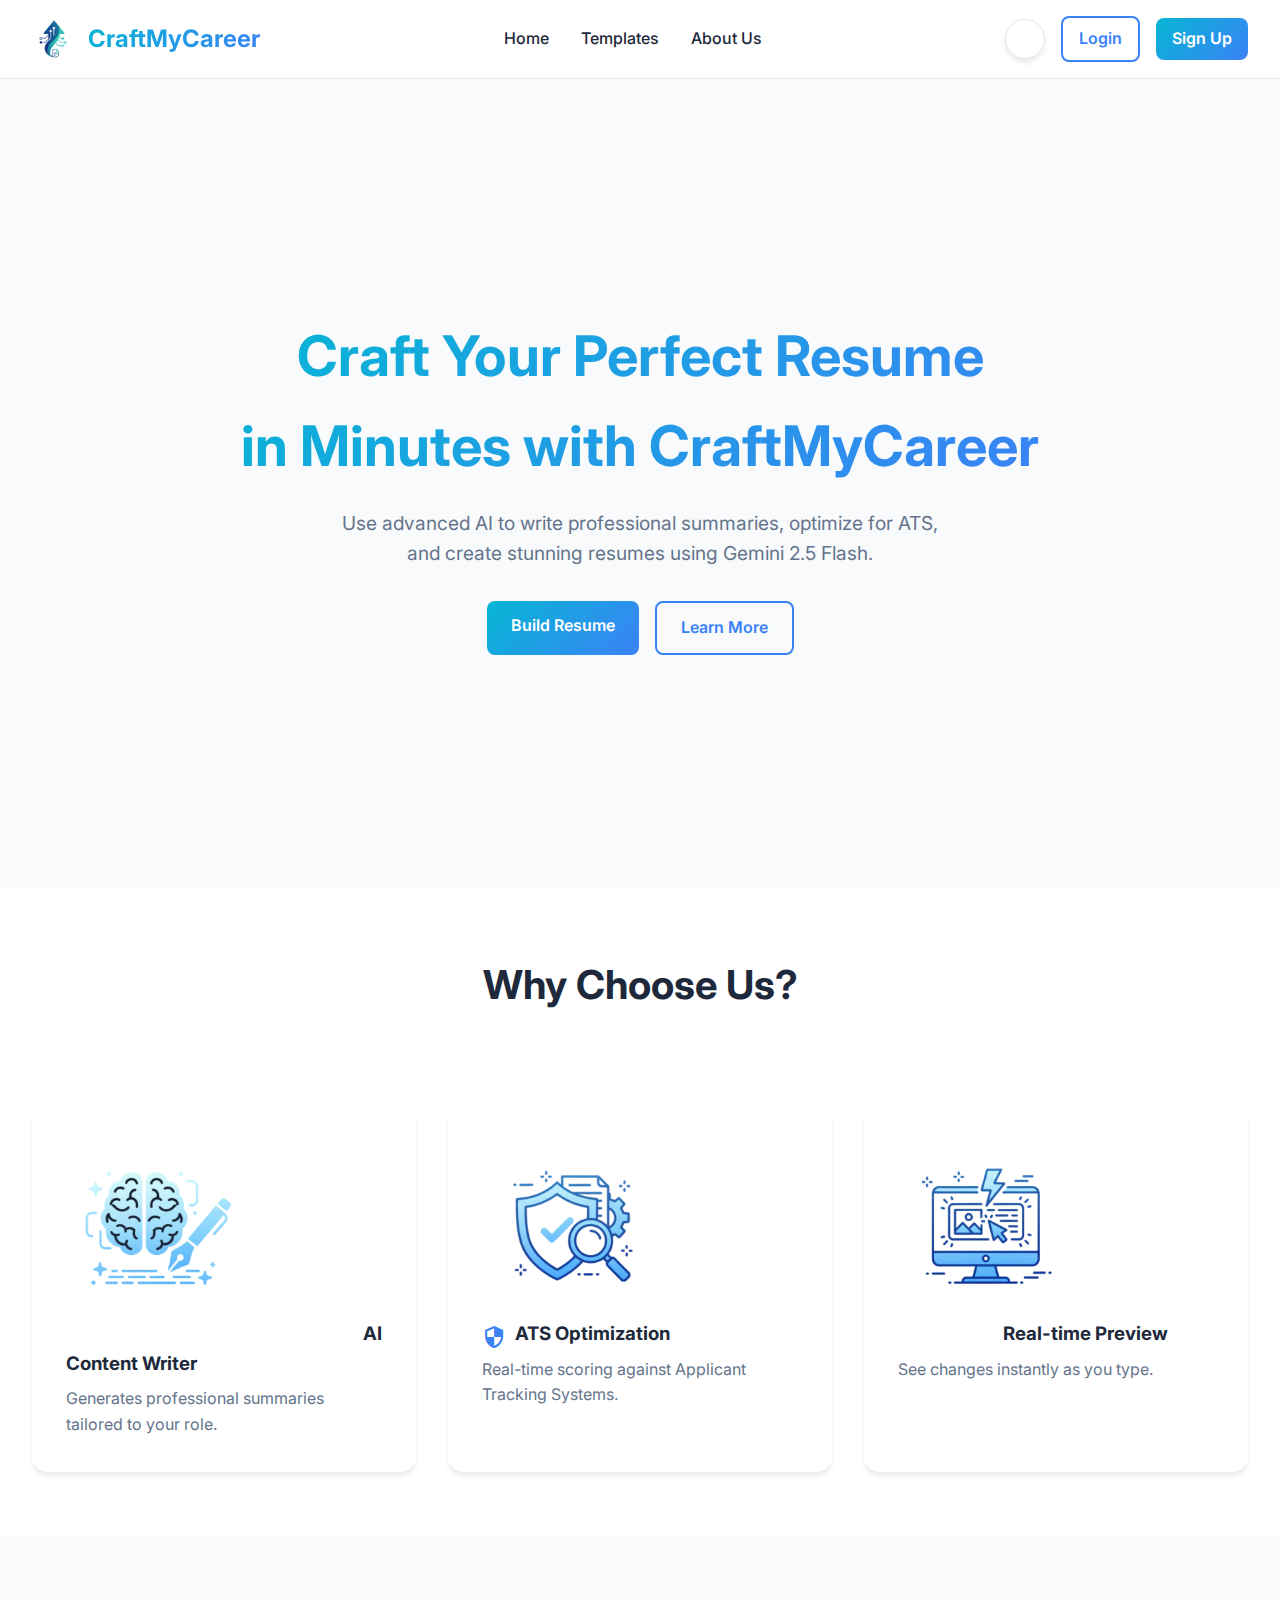
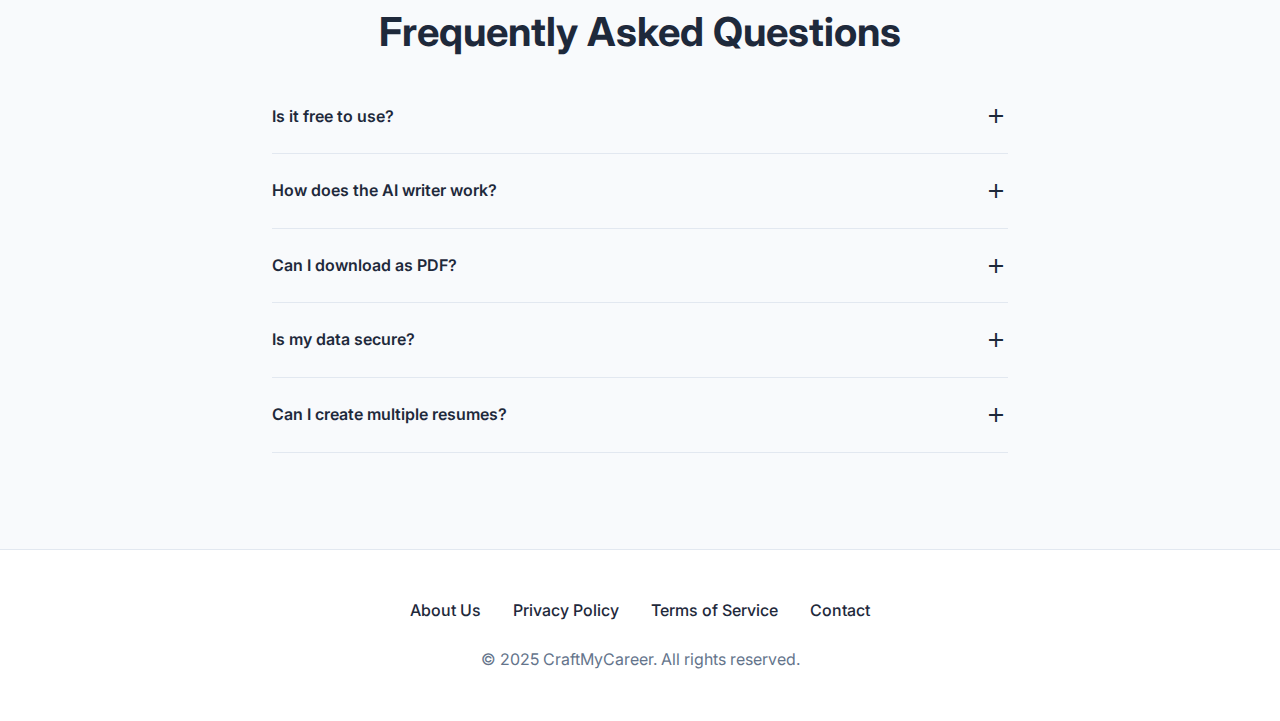
<file: index.html>
<!DOCTYPE html>
<html lang="en">
  <head>
    <meta charset="UTF-8" />
    <meta name="viewport" content="width=device-width, initial-scale=1.0" />
    <title>CraftMyCareer</title>
    <link rel="preconnect" href="https://fonts.googleapis.com" />
    <link rel="preconnect" href="https://fonts.gstatic.com" crossorigin />
    <link
      href="https://fonts.googleapis.com/css2?family=Inter:wght@400;500;600;700&display=swap"
      rel="stylesheet"
    />
    <link
      href="https://fonts.googleapis.com/icon?family=Material+Icons"
      rel="stylesheet"
    />
    <link rel="stylesheet" href="css/theme.css" />
    <link rel="stylesheet" href="css/styles.css" />
    <link rel="stylesheet" href="css/responsive.css" />
  </head>
  <body>
    <nav class="navbar">
      <div class="nav-logo-container">
        <img src="assets/logo.png" alt="Logo" class="nav-logo" />
        <a href="index.html" class="nav-brand">CraftMyCareer</a>
      </div>

      <ul class="nav-links">
        <li><a href="index.html">Home</a></li>
        <!-- <li><a href="builder.html">Builder</a></li> -->
        <li><a href="templates.html">Templates</a></li>
        <li><a href="about.html">About Us</a></li>
      </ul>

      <div class="nav-actions">
        <button
          id="theme-toggle"
          style="display: flex; align-items: center; justify-content: center"
        >
          <span class="material-icons">dark_mode</span>
        </button>
        <a
          href="login.html"
          class="btn btn-outline"
          style="padding: 0.5rem 1rem"
          >Login</a
        >
        <a
          href="signup.html"
          class="btn btn-primary"
          style="padding: 0.5rem 1rem"
          >Sign Up</a
        >
        <div class="hamburger-menu" id="hamburger-menu">
          <span></span>
          <span></span>
          <span></span>
        </div>
      </div>
    </nav>

    <!-- Mobile Menu -->
    <div class="mobile-menu" id="mobile-menu">
      <ul class="mobile-menu-links">
        <li><a href="index.html">Home</a></li>
        <li><a href="templates.html">Templates</a></li>
        <li><a href="about.html">About Us</a></li>
      </ul>
      <div class="mobile-menu-actions">
        <a
          href="login.html"
          class="btn btn-outline"
          style="width: 100%; text-align: center"
          >Login</a
        >
        <a
          href="signup.html"
          class="btn btn-primary"
          style="width: 100%; text-align: center"
          >Sign Up</a
        >
        <div class="mobile-theme-toggle" id="mobile-theme-toggle">
          <span class="material-icons">dark_mode</span>
          <span>Toggle Theme</span>
        </div>
      </div>
    </div>

    <!-- Hero Section -->
    <section class="hero-section">
      <div class="container">
        <h1
          style="
            font-size: 3.5rem;
            background: var(--primary-gradient);
            -webkit-background-clip: text;
            background-clip: text;
            -webkit-text-fill-color: transparent;
            margin-bottom: 1rem;
          "
        >
          Craft Your Perfect Resume <br />
          in Minutes with CraftMyCareer
        </h1>
        <p
          style="
            color: var(--text-muted);
            font-size: 1.2rem;
            max-width: 600px;
            margin: 0 auto 2rem;
          "
        >
          Use advanced AI to write professional summaries, optimize for ATS, and
          create stunning resumes using Gemini 2.5 Flash.
        </p>

        <div style="display: flex; gap: 1rem; justify-content: center">
          <a href="signup.html" class="btn btn-primary">Build Resume</a>
          <a href="#features" class="btn btn-outline">Learn More</a>
        </div>
      </div>
    </section>

    <!-- Features Section -->
    <section id="features" class="features-section">
      <div class="container">
        <h2 style="text-align: center; margin-bottom: 3rem; font-size: 2.5rem">
          Why Choose Us?
        </h2>
        <div class="features-grid">
          <div class="card">
            <img src="assets/ai_contentwriter.png" alt="ai_contentwriter" />
            <h3>
              <span
                class="material-icons"
                style="
                  vertical-align: bottom;
                  margin-right: 5px;
                  color: var(--primary-color);
                "
                >auto_awesome</span
              >
              AI Content Writer
            </h3>
            <p style="color: var(--text-muted); margin-top: 0.5rem">
              Generates professional summaries tailored to your role.
            </p>
          </div>
          <div class="card">
            <img src="assets/ats_optimization.png" alt="ai_contentwriter" />
            <h3>
              <span
                class="material-icons"
                style="
                  vertical-align: bottom;
                  margin-right: 5px;
                  color: var(--primary-color);
                "
                >security</span
              >
              ATS Optimization
            </h3>
            <p style="color: var(--text-muted); margin-top: 0.5rem">
              Real-time scoring against Applicant Tracking Systems.
            </p>
          </div>
          <div class="card">
            <img src="assets/live_preview.png" alt="ai_contentwriter" />
            <h3>
              <span
                class="material-icons"
                style="
                  vertical-align: bottom;
                  margin-right: 5px;
                  color: var(--primary-color);
                "
                >bolt</span
              >
              Real-time Preview
            </h3>
            <p style="color: var(--text-muted); margin-top: 0.5rem">
              See changes instantly as you type.
            </p>
          </div>
        </div>
      </div>
    </section>

    <!-- FAQ Section -->
    <section class="faq-section">
      <h2 style="text-align: center; margin-bottom: 2rem; font-size: 2.5rem">
        Frequently Asked Questions
      </h2>

      <div class="faq-item">
        <div class="faq-question" onclick="toggleFaq(this)">
          Is it free to use?
          <span class="material-icons">add</span>
        </div>
        <div class="faq-answer">
          Yes, CraftMyCareer offers a free tier that allows you to build and
          download your resume.
        </div>
      </div>

      <div class="faq-item">
        <div class="faq-question" onclick="toggleFaq(this)">
          How does the AI writer work?
          <span class="material-icons">add</span>
        </div>
        <div class="faq-answer">
          We use Gemini 2.5 Flash to analyze your role and generate
          professional, result-oriented content.
        </div>
      </div>

      <div class="faq-item">
        <div class="faq-question" onclick="toggleFaq(this)">
          Can I download as PDF?
          <span class="material-icons">add</span>
        </div>
        <div class="faq-answer">
          Absolutely! You can download your resume as a high-quality PDF ready
          for applications.
        </div>
      </div>

      <div class="faq-item">
        <div class="faq-question" onclick="toggleFaq(this)">
          Is my data secure?
          <span class="material-icons">add</span>
        </div>
        <div class="faq-answer">
          Yes, we prioritize your privacy and security. Your data is encrypted
          and stored securely.
        </div>
      </div>

      <div class="faq-item">
        <div class="faq-question" onclick="toggleFaq(this)">
          Can I create multiple resumes?
          <span class="material-icons">add</span>
        </div>
        <div class="faq-answer">
          Yes, you can create and manage multiple versions of your resume
          tailored for different job applications.
        </div>
      </div>
    </section>

    <!-- Footer -->
    <footer class="footer">
      <div class="footer-links">
        <a href="about.html">About Us</a>
        <a href="#">Privacy Policy</a>
        <a href="#">Terms of Service</a>
        <a href="#">Contact</a>
      </div>
      <p>&copy; 2025 CraftMyCareer. All rights reserved.</p>
    </footer>

    <script>
      function toggleFaq(element) {
        const item = element.parentElement;
        const isActive = item.classList.contains("active");

        // Close all others
        document.querySelectorAll(".faq-item").forEach((i) => {
          i.classList.remove("active");
          const icon = i.querySelector(".faq-question .material-icons");
          if (icon) icon.innerText = "add";
        });

        if (!isActive) {
          item.classList.add("active");
          element.querySelector(".material-icons").innerText = "remove";
        }
      }
    </script>

    <script>
      // Hamburger menu functionality
      document.addEventListener("DOMContentLoaded", () => {
        const hamburger = document.getElementById("hamburger-menu");
        const mobileMenu = document.getElementById("mobile-menu");
        const body = document.body;

        if (hamburger) {
          hamburger.addEventListener("click", () => {
            hamburger.classList.toggle("active");
            mobileMenu.classList.toggle("active");
            body.classList.toggle("menu-open");
          });
        }

        // Close menu when clicking on a link
        const mobileLinks = document.querySelectorAll(".mobile-menu-links a");
        mobileLinks.forEach((link) => {
          link.addEventListener("click", () => {
            hamburger.classList.remove("active");
            mobileMenu.classList.remove("active");
            body.classList.remove("menu-open");
          });
        });

        // Mobile theme toggle
        const mobileThemeToggle = document.getElementById(
          "mobile-theme-toggle"
        );
        if (mobileThemeToggle) {
          mobileThemeToggle.addEventListener("click", () => {
            document.getElementById("theme-toggle").click();
          });
        }
      });
    </script>

    <script src="js/themeToggle.js"></script>
  </body>
</html>
</file>
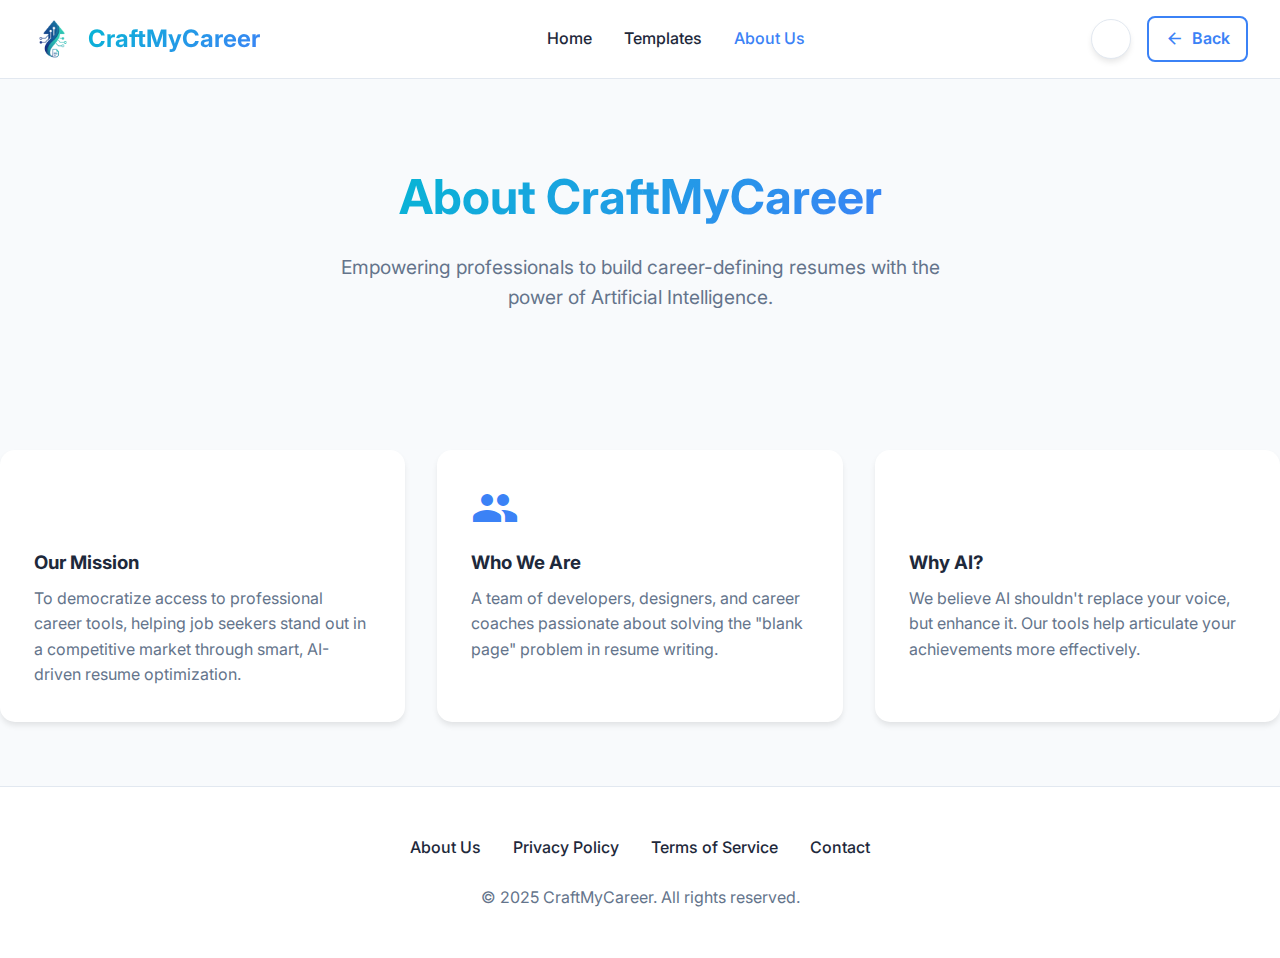
<file: about.html>
<!DOCTYPE html>
<html lang="en">
  <head>
    <meta charset="UTF-8" />
    <meta name="viewport" content="width=device-width, initial-scale=1.0" />
    <title>About Us | CraftMyCareer</title>
    <link rel="preconnect" href="https://fonts.googleapis.com" />
    <link rel="preconnect" href="https://fonts.gstatic.com" crossorigin />
    <link
      href="https://fonts.googleapis.com/css2?family=Inter:wght@400;500;600;700&display=swap"
      rel="stylesheet"
    />
    <link
      href="https://fonts.googleapis.com/icon?family=Material+Icons"
      rel="stylesheet"
    />
    <link rel="stylesheet" href="css/theme.css" />
    <link rel="stylesheet" href="css/styles.css" />
    <link rel="stylesheet" href="css/responsive.css" />
  </head>
  <body>
    <nav class="navbar">
      <div class="nav-logo-container">
        <img src="assets/logo.png" alt="Logo" class="nav-logo" />
        <a href="index.html" class="nav-brand">CraftMyCareer</a>
      </div>
      <ul class="nav-links">
        <li><a href="index.html">Home</a></li>
        <li><a href="templates.html">Templates</a></li>
        <li>
          <a href="about.html" style="color: var(--primary-color)">About Us</a>
        </li>
      </ul>
      <div class="nav-actions">
        <button
          id="theme-toggle"
          style="display: flex; align-items: center; justify-content: center"
        >
          <span class="material-icons">dark_mode</span>
        </button>
        <a
          href="index.html"
          class="btn btn-outline"
          style="
            display: flex;
            align-items: center;
            gap: 0.5rem;
            padding: 0.5rem 1rem;
          "
        >
          <span class="material-icons" style="font-size: 1.2rem"
            >arrow_back</span
          >
          Back
        </a>
        <div class="hamburger-menu" id="hamburger-menu">
          <span></span>
          <span></span>
          <span></span>
        </div>
      </div>
    </nav>

    <!-- Mobile Menu -->
    <div class="mobile-menu" id="mobile-menu">
      <ul class="mobile-menu-links">
        <li><a href="index.html">Home</a></li>
        <li><a href="templates.html">Templates</a></li>
        <li><a href="about.html">About Us</a></li>
      </ul>
    </div>

    <div class="container">
      <div class="hero-section" style="min-height: 35vh">
        <h1
          style="
            font-size: 3rem;
            margin-bottom: 1rem;
            background: var(--primary-gradient);
            background-clip: text;
            -webkit-background-clip: text;
            -webkit-text-fill-color: transparent;
          "
        >
          About CraftMyCareer
        </h1>
        <p
          style="font-size: 1.2rem; color: var(--text-muted); max-width: 600px"
        >
          Empowering professionals to build career-defining resumes with the
          power of Artificial Intelligence.
        </p>
      </div>

      <div class="features-grid" style="margin-bottom: 4rem">
        <div class="card">
          <span
            class="material-icons"
            style="
              font-size: 3rem;
              color: var(--primary-color);
              margin-bottom: 1rem;
            "
            >psychology</span
          >
          <h3>Our Mission</h3>
          <p style="color: var(--text-muted); margin-top: 0.5rem">
            To democratize access to professional career tools, helping job
            seekers stand out in a competitive market through smart, AI-driven
            resume optimization.
          </p>
        </div>
        <div class="card">
          <span
            class="material-icons"
            style="
              font-size: 3rem;
              color: var(--primary-color);
              margin-bottom: 1rem;
            "
            >groups</span
          >
          <h3>Who We Are</h3>
          <p style="color: var(--text-muted); margin-top: 0.5rem">
            A team of developers, designers, and career coaches passionate about
            solving the "blank page" problem in resume writing.
          </p>
        </div>
        <div class="card">
          <span
            class="material-icons"
            style="
              font-size: 3rem;
              color: var(--primary-color);
              margin-bottom: 1rem;
            "
            >auto_awesome</span
          >
          <h3>Why AI?</h3>
          <p style="color: var(--text-muted); margin-top: 0.5rem">
            We believe AI shouldn't replace your voice, but enhance it. Our
            tools help articulate your achievements more effectively.
          </p>
        </div>
      </div>
    </div>

    <footer class="footer">
      <div class="footer-links">
        <a href="about.html">About Us</a>
        <a href="#">Privacy Policy</a>
        <a href="#">Terms of Service</a>
        <a href="#">Contact</a>
      </div>
      <p>&copy; 2025 CraftMyCareer. All rights reserved.</p>
    </footer>

    <script>
      // Hamburger menu functionality
      document.addEventListener("DOMContentLoaded", () => {
        const hamburger = document.getElementById("hamburger-menu");
        const mobileMenu = document.getElementById("mobile-menu");
        const body = document.body;

        if (hamburger) {
          hamburger.addEventListener("click", () => {
            hamburger.classList.toggle("active");
            mobileMenu.classList.toggle("active");
            body.classList.toggle("menu-open");
          });
        }

        // Close menu when clicking on a link
        const mobileLinks = document.querySelectorAll(".mobile-menu-links a");
        mobileLinks.forEach((link) => {
          link.addEventListener("click", () => {
            hamburger.classList.remove("active");
            mobileMenu.classList.remove("active");
            body.classList.remove("menu-open");
          });
        });
      });
    </script>
    <script src="js/themeToggle.js"></script>
  </body>
</html>
</file>
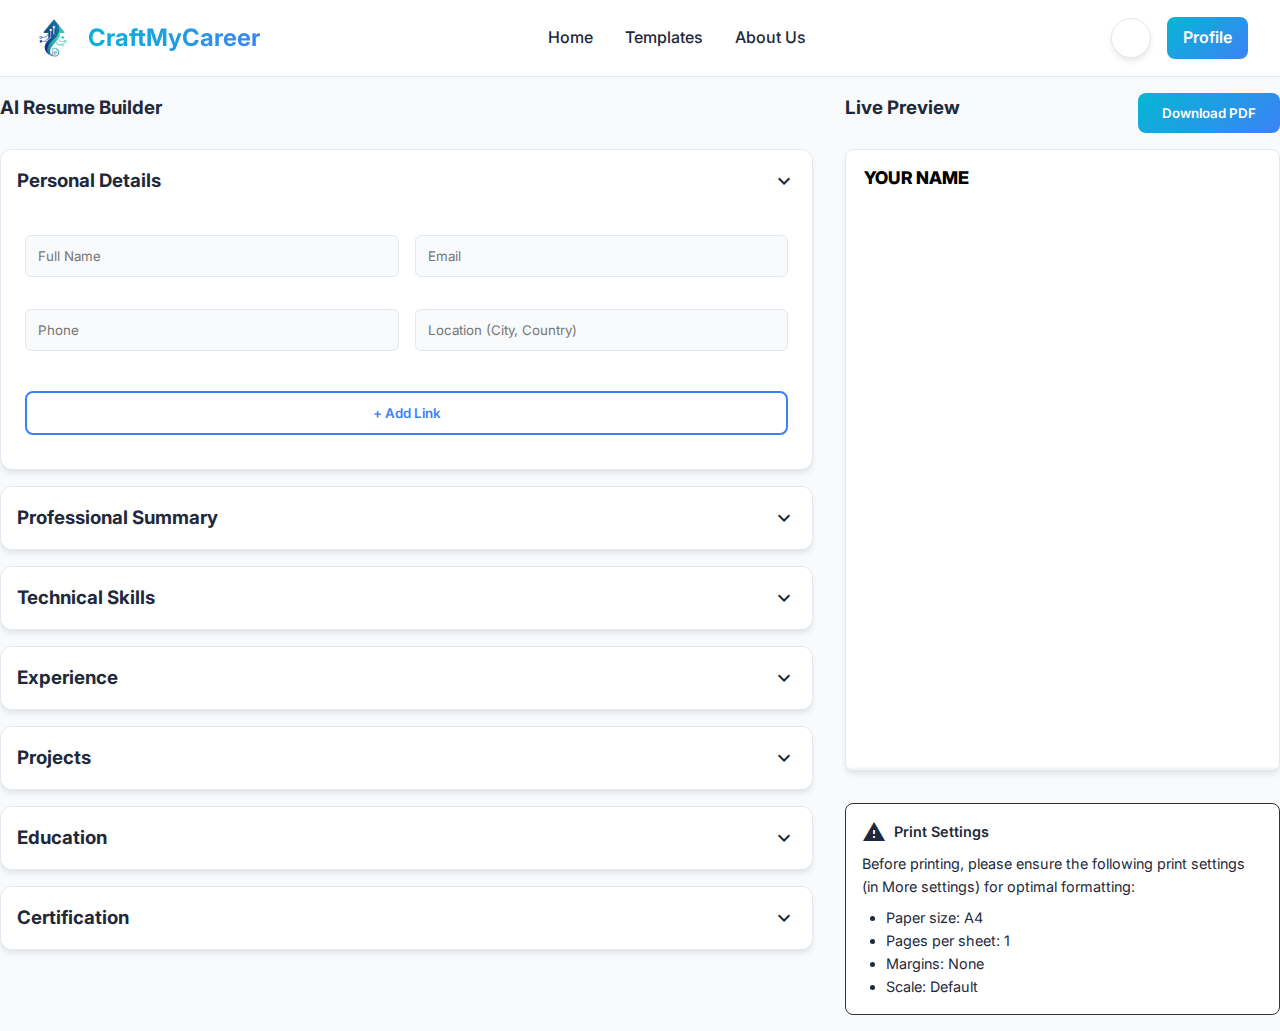
<file: builder.html>
<!DOCTYPE html>
<html lang="en">
  <head>
    <meta charset="UTF-8" />
    <meta name="viewport" content="width=device-width, initial-scale=1.0" />
    <title>Resume Builder</title>
    <link rel="preconnect" href="https://fonts.googleapis.com" />
    <link rel="preconnect" href="https://fonts.gstatic.com" crossorigin />
    <link
      href="https://fonts.googleapis.com/css2?family=Inter:wght@400;500;600;700&display=swap"
      rel="stylesheet"
    />
    <link
      href="https://fonts.googleapis.com/icon?family=Material+Icons"
      rel="stylesheet"
    />
    <link rel="stylesheet" href="css/theme.css" />
    <link rel="stylesheet" href="css/styles.css" />
    <link rel="stylesheet" href="css/responsive.css" />
    <!-- Dynamic Template CSS -->
    <link id="template-css" rel="stylesheet" href="css/template1.css" />
    <script>
      // Immediately apply the selected template to prevent FOUC
      const selectedTemplate = localStorage.getItem('selectedTemplate') || 'template1';
      document.getElementById('template-css').href = `css/${selectedTemplate}.css`;
    </script>
  </head>
  <body>
    <nav class="navbar">
      <div class="nav-logo-container">
        <img src="assets/logo.png" alt="Logo" class="nav-logo" />
        <a href="index.html" class="nav-brand">CraftMyCareer</a>
      </div>

      <ul class="nav-links" style="margin-right: 17.5px">
        <li><a href="index.html">Home</a></li>
        <li><a href="templates.html">Templates</a></li>
        <li><a href="about.html">About Us</a></li>
      </ul>

      <div class="nav-actions">
        <button
          id="theme-toggle"
          style="display: flex; align-items: center; justify-content: center"
        >
          <span class="material-icons">dark_mode</span>
        </button>
        <a
          href="profile.html"
          class="btn btn-primary"
          style="padding: 0.5rem 1rem"
          >Profile</a
        >
        <div class="hamburger-menu" id="hamburger-menu">
          <span></span>
          <span></span>
          <span></span>
        </div>
      </div>
    </nav>

    <!-- Mobile Menu -->
    <div class="mobile-menu" id="mobile-menu">
      <ul class="mobile-menu-links">
        <li><a href="profile.html">Profile</a></li>
        <li><a href="index.html">Home</a></li>
        <li><a href="templates.html">Templates</a></li>
        <li><a href="about.html">About Us</a></li>
      </ul>
    </div>

    <div
      class="container builder-grid"
      style="
        margin-top: 1rem;
      "
    >
      <div>
        <div class="builder-header" style="display: flex;">
          <h3 style="margin-bottom: 0;">AI Resume Builder</h3>
          <div style="flex-grow: 1;"></div>
          <a href="#resume-preview" class="btn btn-primary btn-preview mobile-only" style="display: inline-flex; align-items: center; gap: 0.5rem;">
            <span class="material-icons" style="font-size: 1.1rem;">visibility</span>
            Preview
          </a>
        </div>
        <br />
        <!-- Personal Details -->
        <div class="accordion-card">
          <div class="accordion-header" onclick="toggleAccordion(this)">
            <h3>Personal Details</h3>
            <span class="material-icons accordion-icon">expand_more</span>
          </div>
          <div class="accordion-content active">
            <div
              style="
                display: grid;
                grid-template-columns: 1fr 1fr;
                gap: 1rem;
                margin-top: 1rem;
              "
            >
              <input type="text" id="fullName" placeholder="Full Name" />
              <input type="email" id="email" placeholder="Email" />
              <input type="tel" id="phone" placeholder="Phone" />
              <input
                type="text"
                id="location"
                placeholder="Location (City, Country)"
              />
            </div>
            
            <!-- Dynamic Social Links -->
            <div id="socialLinksList" style="margin-top: 1rem;"></div>
            <button
              onclick="addSocialLink()"
              class="btn btn-outline"
              style="width: 100%; margin-top: 0.5rem"
            >
              + Add Link
            </button>
            <br><br>
          </div>
        </div>

        <!-- Summary -->
        <div class="accordion-card">
          <div class="accordion-header" onclick="toggleAccordion(this)">
            <h3>Professional Summary</h3>
            <span class="material-icons accordion-icon">expand_more</span>
          </div>
          <div class="accordion-content">
            <div id="summaryContainer"></div>
          </div>
        </div>

        <!-- Technical Skills -->
        <div class="accordion-card">
          <div class="accordion-header" onclick="toggleAccordion(this)">
            <h3>Technical Skills</h3>
            <span class="material-icons accordion-icon">expand_more</span>
          </div>
          <div class="accordion-content">
            <div id="recommendedSkillsContainer" style="margin-bottom: 1rem;">
               <div style="display: flex; justify-content: space-between; align-items: center; margin-bottom: 0.5rem;">
                  <span style="font-size: 0.9rem; color: var(--text-muted);">Recommended for your role:</span>
                  <button onclick="getSkillRecommendations()" class="btn btn-outline" style="font-size: 0.8rem; padding: 4px 8px;">✨ AI Recommend</button>
               </div>
               <div id="recommendedSkillsList" style="display: flex; flex-wrap: wrap; gap: 0.5rem;"></div>
            </div>
            <div style="display: flex; gap: 0.5rem; margin: 1rem 0">
              <input
                type="text"
                id="skillInput"
                placeholder="Add a skill (e.g. React)"
                style="margin-bottom: 0"
              />
              <button onclick="addSkill()" class="btn btn-primary">Add</button>
            </div>
            <div
              id="skillsList"
              style="
                display: flex;
                flex-wrap: wrap;
                gap: 0.5rem;
                margin-bottom: 1rem;
              "
            ></div>
            <input type="hidden" id="skills" />
          </div>
        </div>

        <!-- Experience -->
        <div class="accordion-card">
          <div class="accordion-header" onclick="toggleAccordion(this)">
            <h3>Experience</h3>
            <span class="material-icons accordion-icon">expand_more</span>
          </div>
          <div class="accordion-content">
            <div id="experienceList"></div>
            <button
              onclick="addExperience()"
              class="btn btn-outline"
              style="width: 100%; margin: 1rem 0"
            >
              + Add Position
            </button>
          </div>
        </div>

        <!-- Projects -->
        <div class="accordion-card">
          <div class="accordion-header" onclick="toggleAccordion(this)">
            <h3>Projects</h3>
            <span class="material-icons accordion-icon">expand_more</span>
          </div>
          <div class="accordion-content">
            <div id="projectsList"></div>
            <button
              onclick="addProject()"
              class="btn btn-outline"
              style="width: 100%; margin: 1rem 0"
            >
              + Add Project
            </button>
          </div>
        </div>

        <!-- Education -->
        <div class="accordion-card">
          <div class="accordion-header" onclick="toggleAccordion(this)">
            <h3>Education</h3>
            <span class="material-icons accordion-icon">expand_more</span>
          </div>
          <div class="accordion-content">
            <div id="educationList"></div>
            <button
              onclick="addEducation()"
              class="btn btn-outline"
              style="width: 100%; margin: 1rem 0"
            >
              + Add Education
            </button>
          </div>
        </div>

        <!-- Certification -->
        <div class="accordion-card">
          <div class="accordion-header" onclick="toggleAccordion(this)">
            <h3>Certification</h3>
            <span class="material-icons accordion-icon">expand_more</span>
          </div>
          <div class="accordion-content">
            <div id="certificationList"></div>
            <button
              onclick="addCertification()"
              class="btn btn-outline"
              style="width: 100%; margin: 1rem 0"
            >
              + Add Certification
            </button>
          </div>
        </div>
      </div>

      <div>
        <!-- Desktop Preview Section -->
        <div class="preview-container" style="margin-bottom: 2rem">
          <div
            style="
              display: flex;
              justify-content: space-between;
              margin-bottom: 1rem;
            "
          >
            <h3>Live Preview</h3>
            <button onclick="window.print()" class="btn btn-primary">
              Download PDF
            </button>
          </div>
          <div class="preview-scale-wrapper">
            <div class="a4-page" id="resume-preview">
              <!-- Header -->
              <div class="resume-header">
                <div class="resume-name" id="p-name">YOUR NAME</div>
                <div class="resume-contact" id="p-contact">
                  <!-- Contact info will be injected here -->
                </div>
              </div>

              <!-- Summary -->
              <div class="resume-section" id="sec-summary">
                <div class="resume-section-title">SUMMARY</div>
                <div id="p-summary"></div>
              </div>

              <!-- Skills -->
              <div class="resume-section" id="sec-skills">
                <div class="resume-section-title">TECHNICAL SKILLS</div>
                <div class="resume-skills-list" id="p-skills"></div>
              </div>

              <!-- Experience -->
              <div class="resume-section" id="sec-experience">
                <div class="resume-section-title">EXPERIENCE</div>
                <div id="p-experience"></div>
              </div>

              <!-- Projects -->
              <div class="resume-section" id="sec-projects">
                <div class="resume-section-title">PROJECTS</div>
                <div id="p-projects"></div>
              </div>

              <!-- Education -->
              <div class="resume-section" id="sec-education">
                <div class="resume-section-title">EDUCATION</div>
                <div id="p-education"></div>
              </div>

              <!-- Certification -->
              <div class="resume-section" id="sec-certification">
                <div class="resume-section-title">CERTIFICATION</div>
                <div id="p-certification"></div>
              </div>
            </div>
          </div>
        </div>

        <div class="alert-card warning" style="margin-top: 1rem;">
          <div class="alert-header">
            <span class="material-icons">warning</span>
            <span>Print Settings</span>
          </div>
          <p>Before printing, please ensure the following print settings (in More settings) for optimal formatting:</p>
          <ul style="margin-left: 1.5rem; margin-top: 0.5rem;">
            <li>Paper size: A4</li>
            <li>Pages per sheet: 1</li>
            <li>Margins: None</li>
            <li>Scale: Default</li>
          </ul>
        </div>

<!--
    <div
          class="card"
          style="
            background: linear-gradient(
              to bottom right,
              var(--bg-card),
              rgba(6, 182, 212, 0.1)
            );
          "
        >
          <h3>
            <span
              class="material-icons"
              style="
                vertical-align: middle;
                margin-right: 8px;
                color: var(--primary-color);
              "
              >security</span
            >
            ATS Checker
          </h3>
          <div
            style="
              margin: 1rem 0;
              font-size: 2rem;
              font-weight: bold;
              color: var(--primary-color);
            "
          >
            85/100
          </div>
          <p style="font-size: 0.9rem; color: var(--text-muted)">
            Score based on keywords matching your role.
          </p>
          <hr style="margin: 1rem 0; border-color: var(--border-color)" />
          <ul style="padding-left: 1.2rem; font-size: 0.9rem">
            <li>Use "Led" instead of "Did"</li>
            <li>Add numeric results to projects</li>
          </ul>
        </div>
      </div>
    </div> -->

    <script src="js/themeToggle.js"></script>
    <script>
      document.addEventListener('DOMContentLoaded', () => {
        // Hamburger menu functionality
        const hamburger = document.getElementById('hamburger-menu');
        const mobileMenu = document.getElementById('mobile-menu');
        const body = document.body;

        hamburger.addEventListener('click', () => {
          hamburger.classList.toggle('active');
          mobileMenu.classList.toggle('active');
          body.classList.toggle('menu-open');
        });

        // Close menu when clicking on a link
        const mobileLinks = document.querySelectorAll('.mobile-menu-links a');
        mobileLinks.forEach(link => {
          link.addEventListener('click', () => {
            hamburger.classList.remove('active');
            mobileMenu.classList.remove('active');
            body.classList.remove('menu-open');
          });
        });
      });
    </script>
    <script type="module" src="js/geminiServices.js"></script>
    <script type="module" src="js/resumeBuilder.js"></script>
  </body>
</html>
</file>
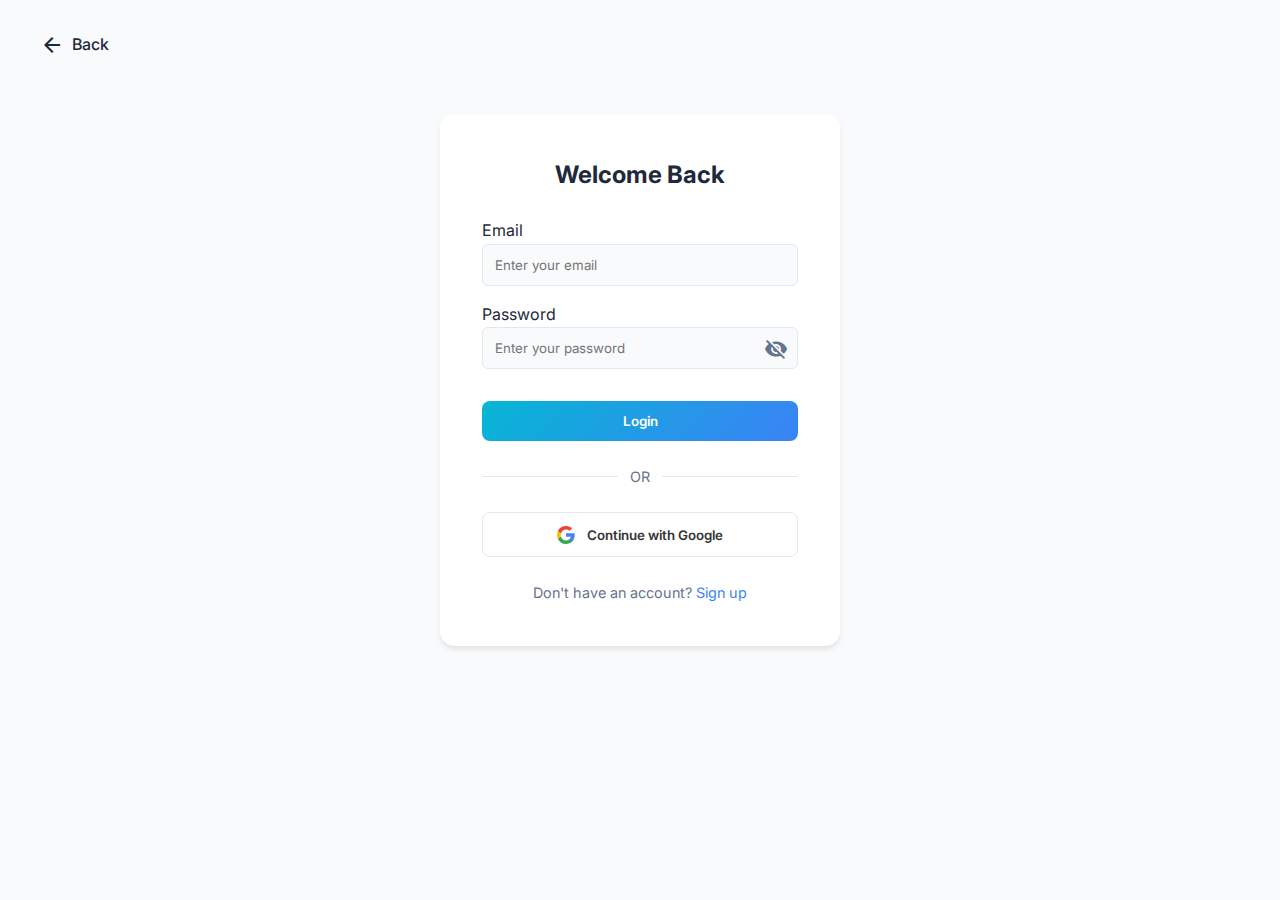
<file: login.html>
<!DOCTYPE html>
<html lang="en">
  <head>
    <meta charset="UTF-8" />
    <meta name="viewport" content="width=device-width, initial-scale=1.0" />
    <title>Login | CraftMyCareer</title>
    <link rel="preconnect" href="https://fonts.googleapis.com" />
    <link rel="preconnect" href="https://fonts.gstatic.com" crossorigin />
    <link
      href="https://fonts.googleapis.com/css2?family=Inter:wght@400;500;600;700&display=swap"
      rel="stylesheet"
    />
    <link
      href="https://fonts.googleapis.com/icon?family=Material+Icons"
      rel="stylesheet"
    />
    <link rel="stylesheet" href="css/theme.css" />
    <link rel="stylesheet" href="css/styles.css" />
  </head>
  <body>
    <a
      href="index.html"
      class="btn-back"
      style="
        display: inline-flex;
        align-items: center;
        gap: 0.5rem;
        padding: 0.5rem 1rem;
      "
      ><span class="material-icons">arrow_back</span> Back</a
    >

    <div class="container auth-container">
      <div class="card auth-card">
        <h2 style="text-align: center; margin-bottom: 1.5rem">Welcome Back</h2>

        <form id="login-form">
          <label for="email">Email</label>
          <input
            type="email"
            id="email"
            placeholder="Enter your email"
            required
          />

          <label for="password">Password</label>
          <div class="password-wrapper">
            <input
              type="password"
              id="password"
              placeholder="Enter your password"
              required
            />
            <span
              class="material-icons password-toggle"
              onclick="togglePassword('password', this)"
              >visibility_off</span
            >
          </div>

          <button
            type="submit"
            class="btn btn-primary"
            style="width: 100%; margin-top: 1rem"
          >
            Login
          </button>
        </form>

        <div class="divider">
          <span>OR</span>
        </div>

        <button
          class="btn btn-google"
          onclick="window.location.href='setup-profile.html'"
        >
          <img src="assets/google.svg" alt="Google" width="18" height="18" />
          Continue with Google
        </button>

        <p
          style="
            text-align: center;
            margin-top: 1.5rem;
            font-size: 0.9rem;
            color: var(--text-muted);
          "
        >
          Don't have an account?
          <a href="signup.html" style="color: var(--primary-color)">Sign up</a>
        </p>
      </div>
    </div>

    <script src="js/themeToggle.js"></script>
    <script>
      function togglePassword(inputId, icon) {
        const input = document.getElementById(inputId);
        if (input.type === "password") {
          input.type = "text";
          icon.textContent = "visibility";
        } else {
          input.type = "password";
          icon.textContent = "visibility_off";
        }
      }

      document.getElementById("login-form").addEventListener("submit", (e) => {
        e.preventDefault();
        const email = document.getElementById("email").value;

        // Save email to resumeData
        const data = JSON.parse(localStorage.getItem("resumeData")) || {};
        data.email = email;
        localStorage.setItem("resumeData", JSON.stringify(data));

        // In a real app, you would validate credentials here
        window.location.href = "builder.html";
      });
    </script>
  </body>
</html>
</file>
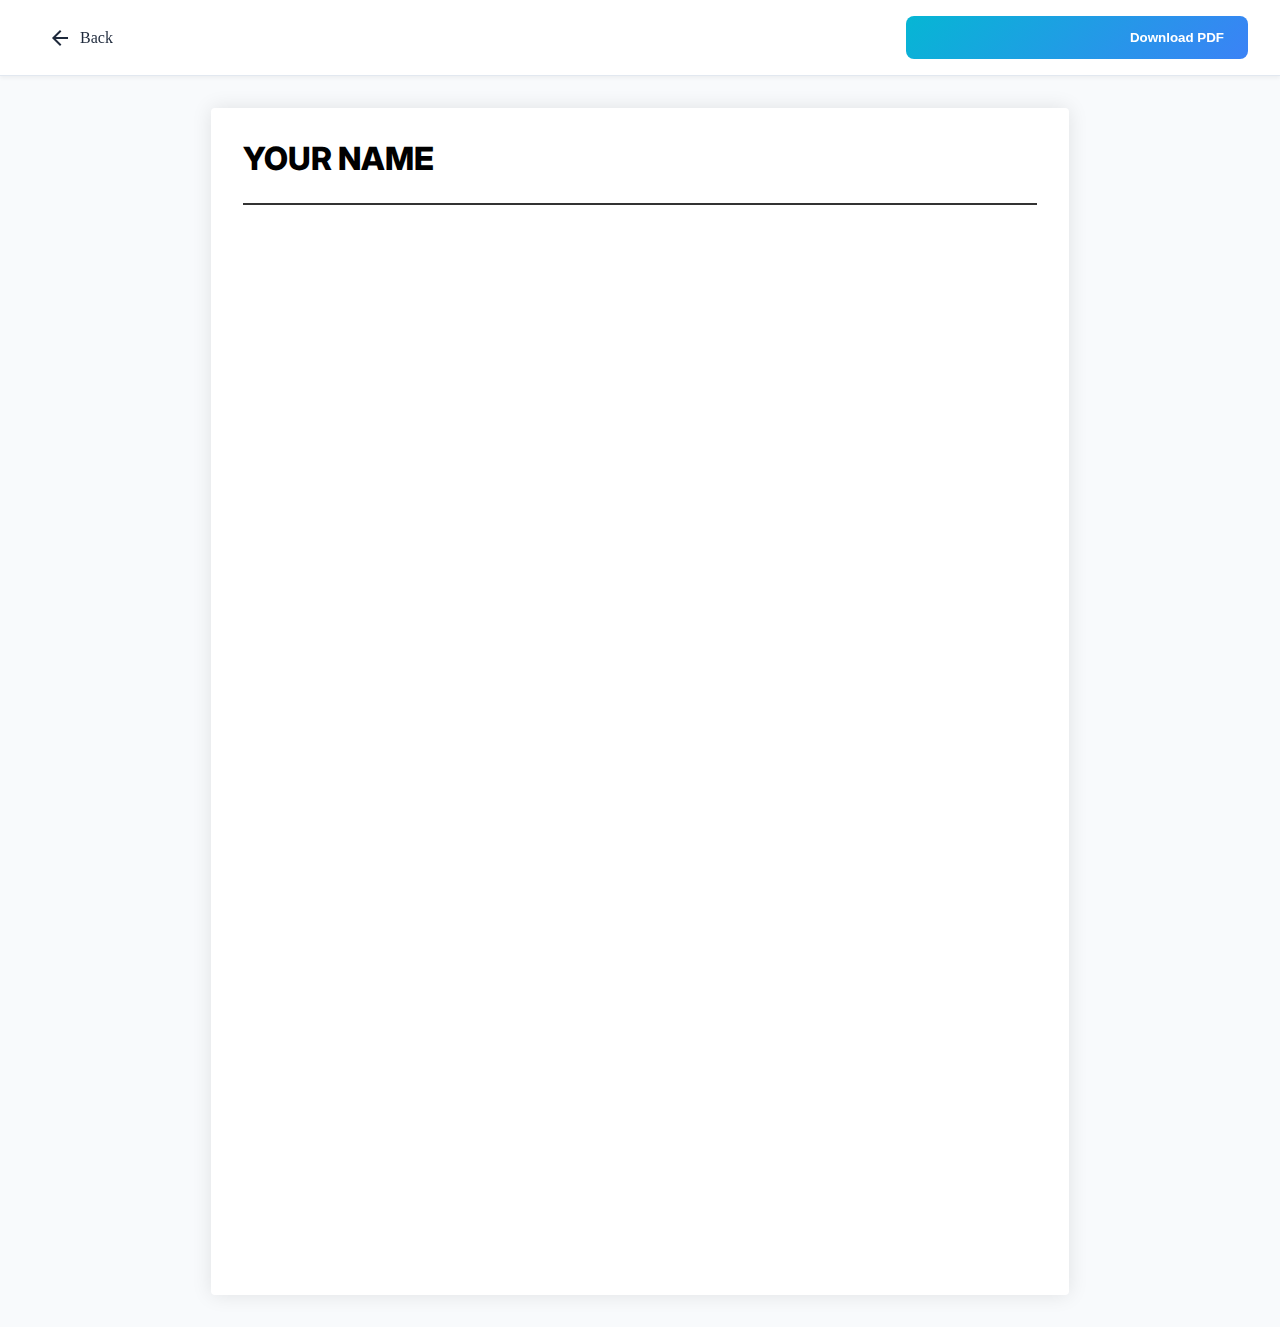
<file: preview.html>
<!DOCTYPE html>
<html lang="en">
  <head>
    <meta charset="UTF-8" />
    <meta name="viewport" content="width=device-width, initial-scale=1.0" />
    <title>Resume Preview | CraftMyCareer</title>
    <link rel="preconnect" href="https://fonts.googleapis.com" />
    <link rel="preconnect" href="https://fonts.gstatic.com" crossorigin />
    <link
      href="https://fonts.googleapis.com/css2?family=Inter:wght@400;500;600;700&display=swap"
      rel="stylesheet"
    />
    <link
      href="https://fonts.googleapis.com/icon?family=Material+Icons"
      rel="stylesheet"
    />
    <link rel="stylesheet" href="css/theme.css" />
    <link rel="stylesheet" href="css/preview.css" />
    <link rel="stylesheet" href="css/responsive.css" />
    <!-- Dynamic Template CSS -->
    <link id="template-css" rel="stylesheet" href="css/template1.css" />
    <script>
      // Immediately apply the selected template
      const selectedTemplate =
        localStorage.getItem("selectedTemplate") || "template1";
      document.getElementById(
        "template-css"
      ).href = `css/${selectedTemplate}.css`;
    </script>
  </head>
  <body>
    <!-- Preview Header -->
    <div class="preview-header">
      <div class="preview-header-left">
        <a href="builder.html" class="btn-back">
          <span class="material-icons">arrow_back</span>
          <span>Back</span>
        </a>
      </div>
      <div class="preview-header-right">
        <button onclick="window.print()" class="btn-download">
          <span class="material-icons">download</span>
          <span>Download PDF</span>
        </button>
      </div>
    </div>

    <!-- Preview Container -->
    <div class="preview-container">
      <div class="a4-page" id="resume-preview">
        <!-- Header -->
        <div class="resume-header">
          <div class="resume-name" id="p-name">YOUR NAME</div>
          <div class="resume-contact" id="p-contact">
            <!-- Contact info will be injected here -->
          </div>
        </div>

        <!-- Summary -->
        <div class="resume-section" id="sec-summary">
          <div class="resume-section-title">SUMMARY</div>
          <div id="p-summary"></div>
        </div>

        <!-- Skills -->
        <div class="resume-section" id="sec-skills">
          <div class="resume-section-title">TECHNICAL SKILLS</div>
          <div class="resume-skills-list" id="p-skills"></div>
        </div>

        <!-- Experience -->
        <div class="resume-section" id="sec-experience">
          <div class="resume-section-title">EXPERIENCE</div>
          <div id="p-experience"></div>
        </div>

        <!-- Projects -->
        <div class="resume-section" id="sec-projects">
          <div class="resume-section-title">PROJECTS</div>
          <div id="p-projects"></div>
        </div>

        <!-- Education -->
        <div class="resume-section" id="sec-education">
          <div class="resume-section-title">EDUCATION</div>
          <div id="p-education"></div>
        </div>

        <!-- Certification -->
        <div class="resume-section" id="sec-certification">
          <div class="resume-section-title">CERTIFICATION</div>
          <div id="p-certification"></div>
        </div>
      </div>
    </div>

    <script src="js/themeToggle.js"></script>
    <script>
      // Load and render resume data
      function renderResume() {
        const data = JSON.parse(localStorage.getItem("resumeData")) || {};

        // Name
        if (data.fullName) {
          document.getElementById("p-name").textContent =
            data.fullName.toUpperCase();
        }

        // Contact Info
        const contactDiv = document.getElementById("p-contact");
        contactDiv.innerHTML = "";

        if (data.email) {
          contactDiv.innerHTML += `<div class="resume-contact-item"><span class="material-icons" style="font-size: 1rem;">email</span> ${data.email}</div>`;
        }
        if (data.phone) {
          contactDiv.innerHTML += `<div class="resume-contact-item"><span class="material-icons" style="font-size: 1rem;">phone</span> ${data.phone}</div>`;
        }
        if (data.location) {
          contactDiv.innerHTML += `<div class="resume-contact-item"><span class="material-icons" style="font-size: 1rem;">location_on</span> ${data.location}</div>`;
        }

        // Social Links
        if (data.socialLinks && data.socialLinks.length > 0) {
          data.socialLinks.forEach((link) => {
            if (link.platform && link.url) {
              contactDiv.innerHTML += `<div class="resume-contact-item"><span class="material-icons" style="font-size: 1rem;">link</span> <a href="${link.url}" target="_blank" style="color: inherit;">${link.platform}</a></div>`;
            }
          });
        }

        // Summary
        if (data.summary) {
          document.getElementById("p-summary").innerHTML = data.summary.replace(
            /\n/g,
            "<br>"
          );
          document.getElementById("sec-summary").style.display = "block";
        } else {
          document.getElementById("sec-summary").style.display = "none";
        }

        // Skills
        if (data.skills && data.skills.length > 0) {
          document.getElementById("p-skills").innerHTML = data.skills
            .map((skill) => `<span class="resume-skill-tag">${skill}</span>`)
            .join("");
          document.getElementById("sec-skills").style.display = "block";
        } else {
          document.getElementById("sec-skills").style.display = "none";
        }

        // Experience
        if (data.experience && data.experience.length > 0) {
          document.getElementById("p-experience").innerHTML = data.experience
            .map(
              (exp) => `
            <div class="resume-item">
              <div class="resume-item-header">
                <div class="resume-item-title">${exp.title || ""}</div>
                <div class="resume-item-date">${exp.startDate || ""} - ${
                exp.endDate || ""
              }</div>
              </div>
              <div class="resume-item-subtitle">${exp.company || ""}</div>
              <div class="resume-item-description">${(
                exp.description || ""
              ).replace(/\n/g, "<br>")}</div>
            </div>
          `
            )
            .join("");
          document.getElementById("sec-experience").style.display = "block";
        } else {
          document.getElementById("sec-experience").style.display = "none";
        }

        // Projects
        if (data.projects && data.projects.length > 0) {
          document.getElementById("p-projects").innerHTML = data.projects
            .map(
              (proj) => `
            <div class="resume-item">
              <div class="resume-item-header">
                <div class="resume-item-title">${proj.name || ""}</div>
                <div class="resume-item-date">${proj.date || ""}</div>
              </div>
              ${
                proj.link
                  ? `<div class="resume-item-subtitle"><a href="${proj.link}" target="_blank" style="color: inherit;">${proj.link}</a></div>`
                  : ""
              }
              <div class="resume-item-description">${(
                proj.description || ""
              ).replace(/\n/g, "<br>")}</div>
            </div>
          `
            )
            .join("");
          document.getElementById("sec-projects").style.display = "block";
        } else {
          document.getElementById("sec-projects").style.display = "none";
        }

        // Education
        if (data.education && data.education.length > 0) {
          document.getElementById("p-education").innerHTML = data.education
            .map(
              (edu) => `
            <div class="resume-item">
              <div class="resume-item-header">
                <div class="resume-item-title">${edu.degree || ""}</div>
                <div class="resume-item-date">${edu.startYear || ""} - ${
                edu.endYear || ""
              }</div>
              </div>
              <div class="resume-item-subtitle">${edu.institution || ""}</div>
              ${
                edu.gpa
                  ? `<div style="color: #666; font-size: 0.9rem;">GPA: ${edu.gpa}</div>`
                  : ""
              }
            </div>
          `
            )
            .join("");
          document.getElementById("sec-education").style.display = "block";
        } else {
          document.getElementById("sec-education").style.display = "none";
        }

        // Certification
        if (data.certification && data.certification.length > 0) {
          document.getElementById("p-certification").innerHTML =
            data.certification
              .map(
                (cert) => `
            <div class="resume-item">
              <div class="resume-item-header">
                <div class="resume-item-title">${cert.name || ""}</div>
                <div class="resume-item-date">${cert.date || ""}</div>
              </div>
              <div class="resume-item-subtitle">${cert.issuer || ""}</div>
            </div>
          `
              )
              .join("");
          document.getElementById("sec-certification").style.display = "block";
        } else {
          document.getElementById("sec-certification").style.display = "none";
        }
      }

      // Render on load
      document.addEventListener("DOMContentLoaded", renderResume);
    </script>
  </body>
</html>
</file>
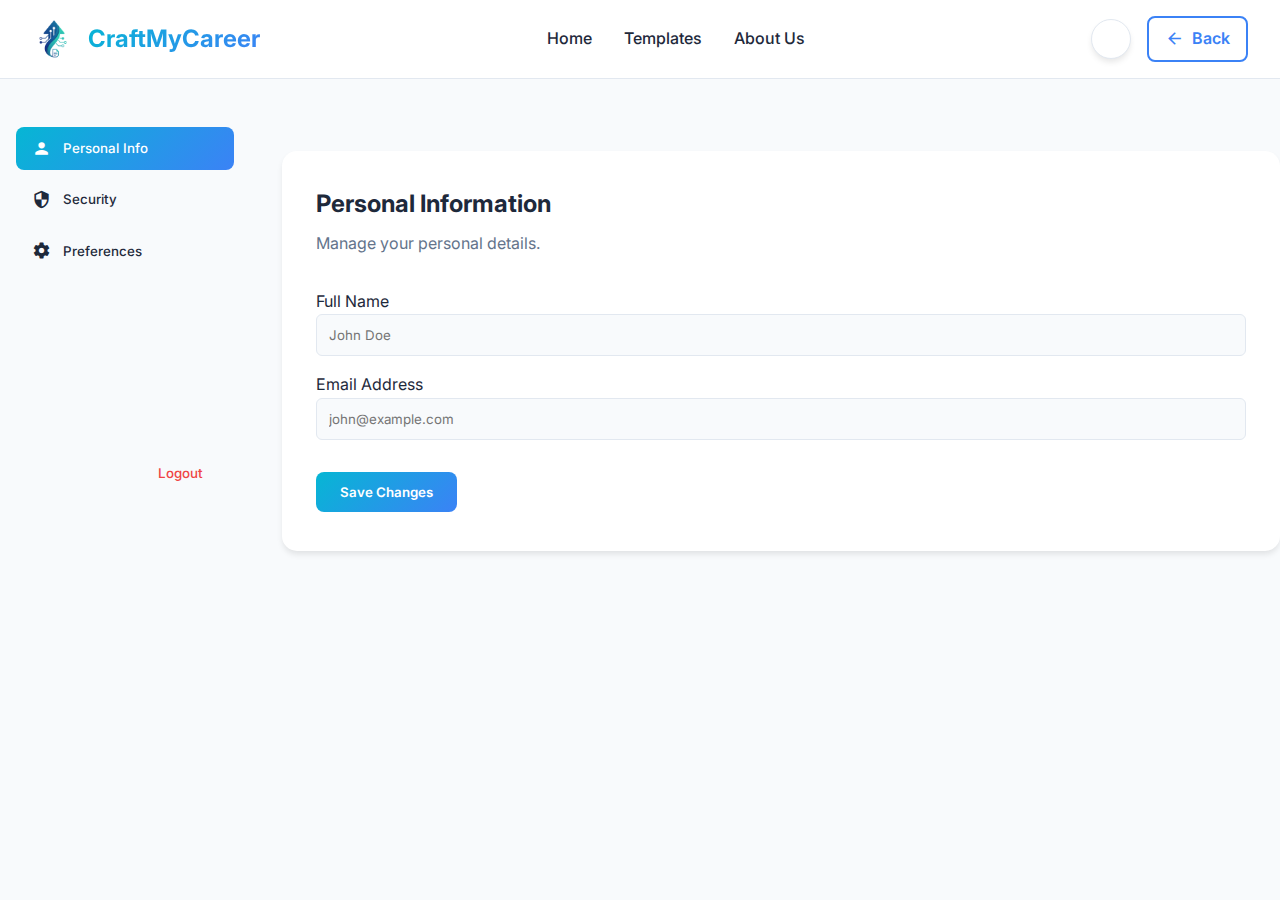
<file: profile.html>
<!DOCTYPE html>
<html lang="en">
  <head>
    <meta charset="UTF-8" />
    <meta name="viewport" content="width=device-width, initial-scale=1.0" />
    <title>User Profile | CraftMyCareer</title>
    <link rel="preconnect" href="https://fonts.googleapis.com" />
    <link rel="preconnect" href="https://fonts.gstatic.com" crossorigin />
    <link
      href="https://fonts.googleapis.com/css2?family=Inter:wght@400;500;600;700&display=swap"
      rel="stylesheet"
    />
    <link
      href="https://fonts.googleapis.com/icon?family=Material+Icons"
      rel="stylesheet"
    />
    <link rel="stylesheet" href="css/theme.css" />
    <link rel="stylesheet" href="css/styles.css" />
    <link rel="stylesheet" href="css/responsive.css" />
    <style>
      /* Desktop Mode: Hide Mobile Menu */
      @media screen and (min-width: 769px) {
        .mobile-menu {
          display: none !important;
        }
      }

      /* Mobile Mode */
      @media screen and (max-width: 768px) {
        /* Hide Nav Brand Text */
        .nav-brand {
          display: none !important;
        }

        /* Hide Nav Links */
        .nav-links {
          display: none !important;
        }

        /* Hide Back Button */
        .back-btn {
          display: none !important;
        }

        /* Show Hamburger Menu */
        .hamburger-menu {
          display: flex !important;
        }
      }
    </style>
  </head>
  <body>
    <nav class="navbar">
      <div class="nav-logo-container">
        <img src="assets/logo.png" alt="Logo" class="nav-logo" />
        <a href="index.html" class="nav-brand">CraftMyCareer</a>
      </div>
      <ul class="nav-links">
        <li><a href="index.html">Home</a></li>
        <li><a href="templates.html">Templates</a></li>
        <li><a href="about.html">About Us</a></li>
      </ul>
      <div class="nav-actions">
        <button
          id="theme-toggle"
          style="display: flex; align-items: center; justify-content: center"
        >
          <span class="material-icons">dark_mode</span>
        </button>
        <a
          href="builder.html"
          class="btn btn-outline back-btn"
          style="
            display: flex;
            align-items: center;
            gap: 0.5rem;
            padding: 0.5rem 1rem;
          "
        >
          <span class="material-icons" style="font-size: 1.2rem"
            >arrow_back</span
          >
          Back
        </a>
        <div class="hamburger-menu" id="hamburger-menu">
          <span></span>
          <span></span>
          <span></span>
        </div>
      </div>
    </nav>

    <!-- Mobile Menu -->
    <div class="mobile-menu" id="mobile-menu">
      <ul class="mobile-menu-links">
        <li><a href="index.html">Home</a></li>
        <li><a href="builder.html">Builder</a></li>
        <li><a href="templates.html">Templates</a></li>
        <li><a href="about.html">About Us</a></li>
      </ul>
    </div>

    <div class="container" style="margin-top: 2rem">
      <div class="profile-grid">
        <!-- Left Sidebar -->
        <div class="profile-sidebar">
          <div class="sidebar-menu">
            <button
              class="sidebar-item active"
              onclick="showSection('personal')"
            >
              <span class="material-icons">person</span> Personal Info
            </button>
            <button class="sidebar-item" onclick="showSection('security')">
              <span class="material-icons">security</span> Security
            </button>
            <button class="sidebar-item" onclick="showSection('preferences')">
              <span class="material-icons">settings</span> Preferences
            </button>
          </div>

          <div class="sidebar-footer">
            <button class="sidebar-item logout-btn" onclick="logout()">
              <span class="material-icons">logout</span> Logout
            </button>
          </div>
        </div>

        <!-- Right Content Area -->
        <div class="profile-content card">
          <!-- Personal Info Section -->
          <div id="section-personal" class="content-section active">
            <h2 style="margin-bottom: 0.5rem">Personal Information</h2>
            <p style="color: var(--text-muted); margin-bottom: 2rem">
              Manage your personal details.
            </p>

            <form onsubmit="event.preventDefault(); saveSettings();">
              <label>Full Name</label>
              <input type="text" id="profileName" placeholder="John Doe" />

              <label>Email Address</label>
              <input
                type="email"
                id="profileEmail"
                placeholder="john@example.com"
              />

              <button
                type="submit"
                class="btn btn-primary"
                style="margin-top: 1rem"
              >
                Save Changes
              </button>
            </form>
          </div>

          <!-- Security Section -->
          <div id="section-security" class="content-section">
            <h2 style="margin-bottom: 0.5rem">Security</h2>
            <p style="color: var(--text-muted); margin-bottom: 2rem">
              Update your password and security settings.
            </p>

            <form onsubmit="event.preventDefault(); saveSettings();">
              <label>Current Password</label>
              <input type="password" placeholder="••••••••" />

              <label>New Password</label>
              <input
                type="password"
                placeholder="Leave blank to keep current"
              />

              <button
                type="submit"
                class="btn btn-primary"
                style="margin-top: 1rem"
              >
                Update Password
              </button>
            </form>
          </div>

          <!-- Preferences Section -->
          <div id="section-preferences" class="content-section">
            <h2 style="margin-bottom: 0.5rem">Preferences</h2>
            <p style="color: var(--text-muted); margin-bottom: 2rem">
              Customize your experience.
            </p>

            <form onsubmit="event.preventDefault(); saveSettings();">
              <label>Theme</label>
              <select id="themeSelect" style="margin-bottom: 1rem">
                <option value="light">Light</option>
                <option value="dark">Dark</option>
              </select>

              <label>Target Role</label>
              <input
                type="text"
                id="profileRole"
                placeholder="e.g. Full Stack Developer"
              />

              <label>Experience Level</label>
              <select id="profileLevel">
                <option value="">Select Level</option>
                <option value="Student">Student</option>
                <option value="Fresher">Fresher</option>
                <option value="Professional">Professional</option>
              </select>

              <button
                type="submit"
                class="btn btn-primary"
                style="margin-top: 1rem"
              >
                Save Preferences
              </button>
            </form>
          </div>
        </div>
      </div>
    </div>

    <script src="js/themeToggle.js"></script>

    <script>
      // Tab Switching Logic
      function showSection(sectionId) {
        // Update Sidebar Active State
        document.querySelectorAll(".sidebar-item").forEach((item) => {
          item.classList.remove("active");
          if (item.getAttribute("onclick").includes(sectionId)) {
            item.classList.add("active");
          }
        });

        // Show Content
        document.querySelectorAll(".content-section").forEach((section) => {
          section.classList.remove("active");
        });
        document.getElementById("section-" + sectionId).classList.add("active");
      }

      // Load existing data
      document.addEventListener("DOMContentLoaded", () => {
        const data = JSON.parse(localStorage.getItem("resumeData")) || {};
        if (data.fullName)
          document.getElementById("profileName").value = data.fullName;
        if (data.email)
          document.getElementById("profileEmail").value = data.email;
        if (data.role) document.getElementById("profileRole").value = data.role;
        if (data.experienceLevel)
          document.getElementById("profileLevel").value = data.experienceLevel;

        const prefersDark = window.matchMedia(
          "(prefers-color-scheme: dark)"
        ).matches;
        const currentTheme = prefersDark ? "dark" : "light";
        document.getElementById("themeSelect").value = currentTheme;
      });

      function saveSettings() {
        const name = document.getElementById("profileName").value;
        const email = document.getElementById("profileEmail").value;
        const role = document.getElementById("profileRole").value;
        const level = document.getElementById("profileLevel").value;
        const theme = document.getElementById("themeSelect").value;

        // Update Resume Data
        const data = JSON.parse(localStorage.getItem("resumeData")) || {};
        data.fullName = name;
        data.email = email;
        data.role = role;
        data.experienceLevel = level;
        localStorage.setItem("resumeData", JSON.stringify(data));

        // Update Theme
        document.documentElement.setAttribute("data-theme", theme);
        // localStorage.setItem("theme", theme); // Disabled for default System Mode

        // Update Toggle Button Icon if it exists
        const toggleBtn = document.getElementById("theme-toggle");
        if (toggleBtn) {
          const iconSpan = toggleBtn.querySelector(".material-icons");
          if (iconSpan)
            iconSpan.textContent =
              theme === "dark" ? "light_mode" : "dark_mode";
        }

        alert("Settings saved successfully!");
      }

      function logout() {
        // Clear session if needed, for now just redirect
        window.location.href = "index.html";
      }

      document.addEventListener("DOMContentLoaded", () => {
        // Hamburger menu functionality
        const hamburger = document.getElementById("hamburger-menu");
        const mobileMenu = document.getElementById("mobile-menu");
        const body = document.body;

        hamburger.addEventListener("click", () => {
          hamburger.classList.toggle("active");
          mobileMenu.classList.toggle("active");
          body.classList.toggle("menu-open");
        });

        // Close menu when clicking on a link
        const mobileLinks = document.querySelectorAll(".mobile-menu-links a");
        mobileLinks.forEach((link) => {
          link.addEventListener("click", () => {
            hamburger.classList.remove("active");
            mobileMenu.classList.remove("active");
            body.classList.remove("menu-open");
          });
        });
      });
    </script>
  </body>
</html>
</file>
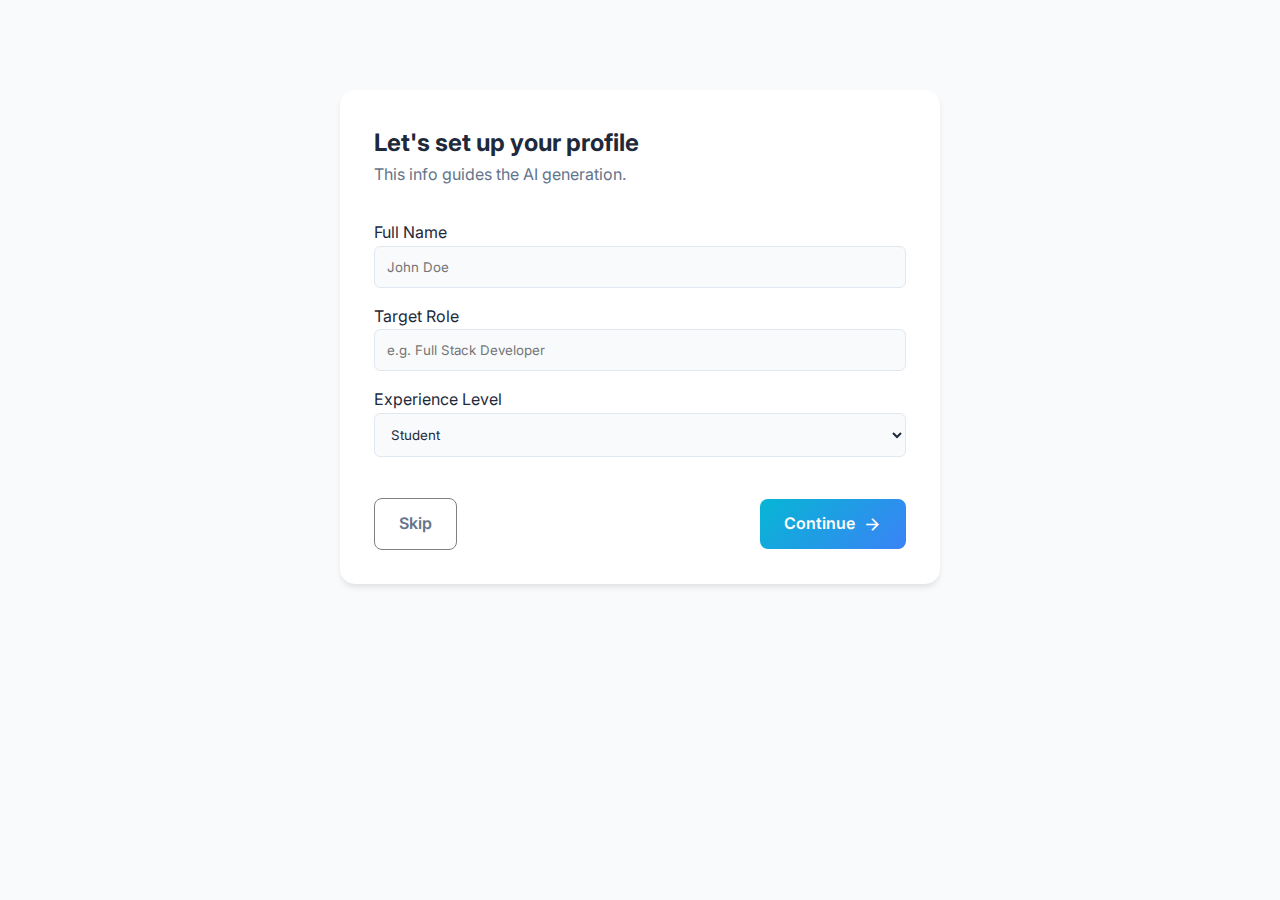
<file: setup-profile.html>
<!DOCTYPE html>
<html lang="en">
  <head>
    <meta charset="UTF-8" />
    <title>Setup Profile</title>
    <link rel="preconnect" href="https://fonts.googleapis.com" />
    <link rel="preconnect" href="https://fonts.gstatic.com" crossorigin />
    <link
      href="https://fonts.googleapis.com/css2?family=Inter:wght@400;500;600;700&display=swap"
      rel="stylesheet"
    />
    <link
      href="https://fonts.googleapis.com/icon?family=Material+Icons"
      rel="stylesheet"
    />
    <link rel="stylesheet" href="css/theme.css" />
    <link rel="stylesheet" href="css/styles.css" />
  </head>
  <body>
    <div class="container">
      <div class="card" style="max-width: 600px; margin: 10vh auto">
        <h2>Let's set up your profile</h2>
        <p style="margin-bottom: 2rem; color: var(--text-muted)">
          This info guides the AI generation.
        </p>

        <form id="profile-form">
          <label>Full Name</label>
          <input type="text" id="fullName" placeholder="John Doe" required />

          <label>Target Role</label>
          <input
            type="text"
            id="role"
            placeholder="e.g. Full Stack Developer"
            required
          />

          <label>Experience Level</label>
          <select id="level">
            <option>Student</option>
            <option>Fresher</option>
            <option>Professional</option>
          </select>

          <br /><br />

          <div
            style="
              display: flex;
              justify-content: space-between;
              align-items: center;
            "
          >
            <a
              href="builder.html"
              class="btn btn-outline"
              style="border: 1px solid gray; color: var(--text-muted)"
              >Skip</a
            >

            <a
              href="builder.html"
              class="btn btn-primary"
              onclick="saveProfileStep()"
              style="display: inline-flex; align-items: center; gap: 0.5rem"
              >Continue
              <span class="material-icons" style="font-size: 1.2em"
                >arrow_forward</span
              ></a
            >
          </div>
        </form>
      </div>
    </div>

    <script src="js/themeToggle.js"></script>
    <script>
      // Simple inline script for the transition
      function saveProfileStep() {
        const existingData =
          JSON.parse(localStorage.getItem("resumeData")) || {};
        const newData = {
          ...existingData,
          fullName: document.getElementById("fullName").value,
          role: document.getElementById("role").value,
          experienceLevel: document.getElementById("level").value,
        };
        localStorage.setItem("resumeData", JSON.stringify(newData));
      }
    </script>
  </body>
</html>
</file>
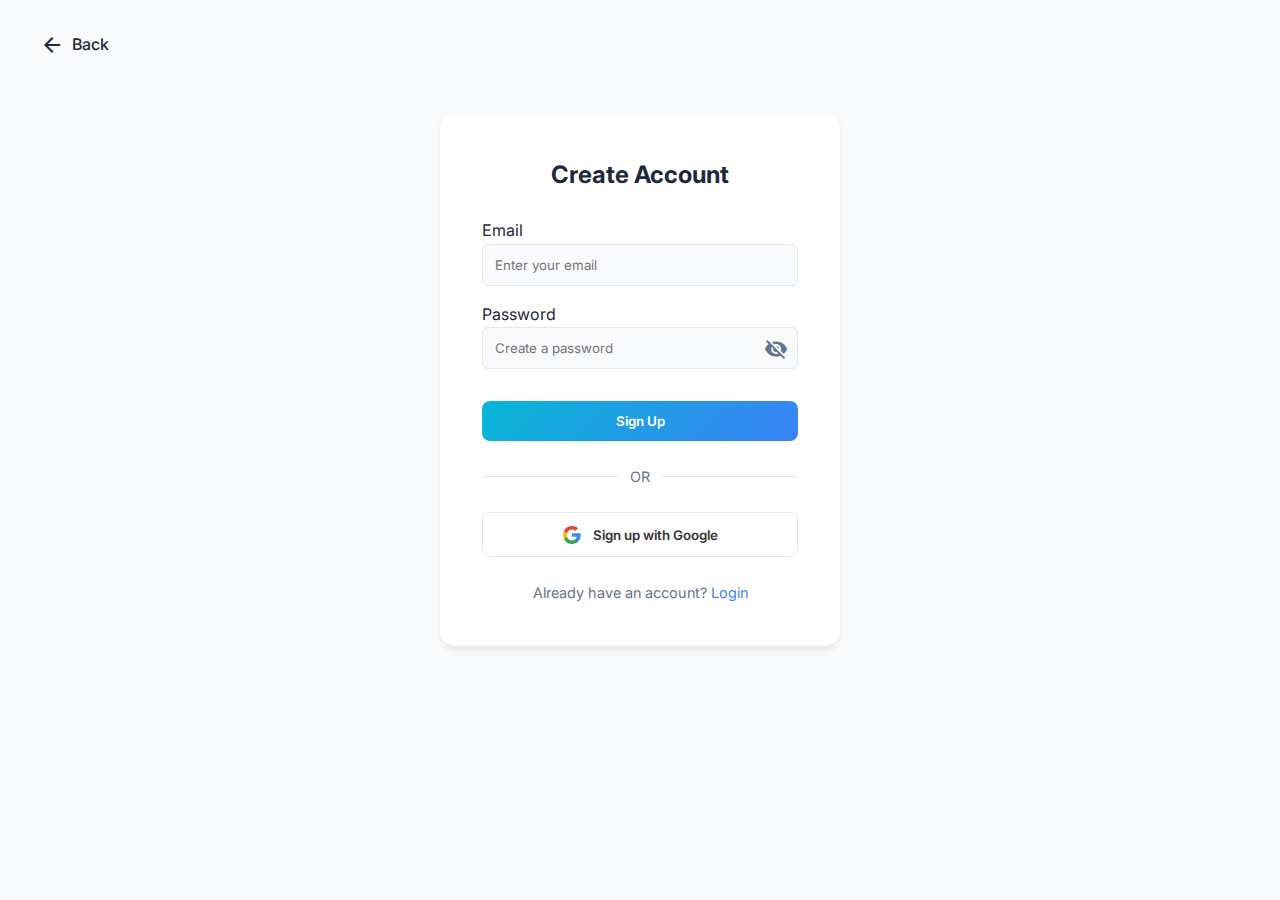
<file: signup.html>
<!DOCTYPE html>
<html lang="en">
  <head>
    <meta charset="UTF-8" />
    <meta name="viewport" content="width=device-width, initial-scale=1.0" />
    <title>Sign Up | CraftMyCareer</title>
    <link rel="preconnect" href="https://fonts.googleapis.com" />
    <link rel="preconnect" href="https://fonts.gstatic.com" crossorigin />
    <link
      href="https://fonts.googleapis.com/css2?family=Inter:wght@400;500;600;700&display=swap"
      rel="stylesheet"
    />
    <link
      href="https://fonts.googleapis.com/icon?family=Material+Icons"
      rel="stylesheet"
    />
    <link rel="stylesheet" href="css/theme.css" />
    <link rel="stylesheet" href="css/styles.css" />
  </head>
  <body>
    <a
      href="index.html"
      class="btn-back"
      style="
        display: inline-flex;
        align-items: center;
        gap: 0.5rem;
        padding: 0.5rem 1rem;
      "
      ><span class="material-icons">arrow_back</span> Back</a
    >

    <div class="container auth-container">
      <div class="card auth-card">
        <h2 style="text-align: center; margin-bottom: 1.5rem">
          Create Account
        </h2>

        <form id="signup-form">
          <label for="email">Email</label>
          <input
            type="email"
            id="email"
            placeholder="Enter your email"
            required
          />

          <label for="password">Password</label>
          <div class="password-wrapper">
            <input
              type="password"
              id="password"
              placeholder="Create a password"
              required
            />
            <span
              class="material-icons password-toggle"
              onclick="togglePassword('password', this)"
              >visibility_off</span
            >
          </div>

          <button
            type="submit"
            class="btn btn-primary"
            style="width: 100%; margin-top: 1rem"
          >
            Sign Up
          </button>
        </form>

        <div class="divider">
          <span>OR</span>
        </div>

        <button class="btn btn-google">
          <img src="assets/google.svg" alt="Google" width="18" height="18" />
          Sign up with Google
        </button>

        <p
          style="
            text-align: center;
            margin-top: 1.5rem;
            font-size: 0.9rem;
            color: var(--text-muted);
          "
        >
          Already have an account?
          <a href="login.html" style="color: var(--primary-color)">Login</a>
        </p>
      </div>
    </div>

    <script src="js/themeToggle.js"></script>
    <script>
      function togglePassword(inputId, icon) {
        const input = document.getElementById(inputId);
        if (input.type === "password") {
          input.type = "text";
          icon.textContent = "visibility";
        } else {
          input.type = "password";
          icon.textContent = "visibility_off";
        }
      }

      document.getElementById("signup-form").addEventListener("submit", (e) => {
        e.preventDefault();
        const email = document.getElementById("email").value;

        // Save data to resumeData
        const data = JSON.parse(localStorage.getItem("resumeData")) || {};
        data.email = email;
        localStorage.setItem("resumeData", JSON.stringify(data));

        window.location.href = "setup-profile.html";
      });
    </script>
  </body>
</html>
</file>
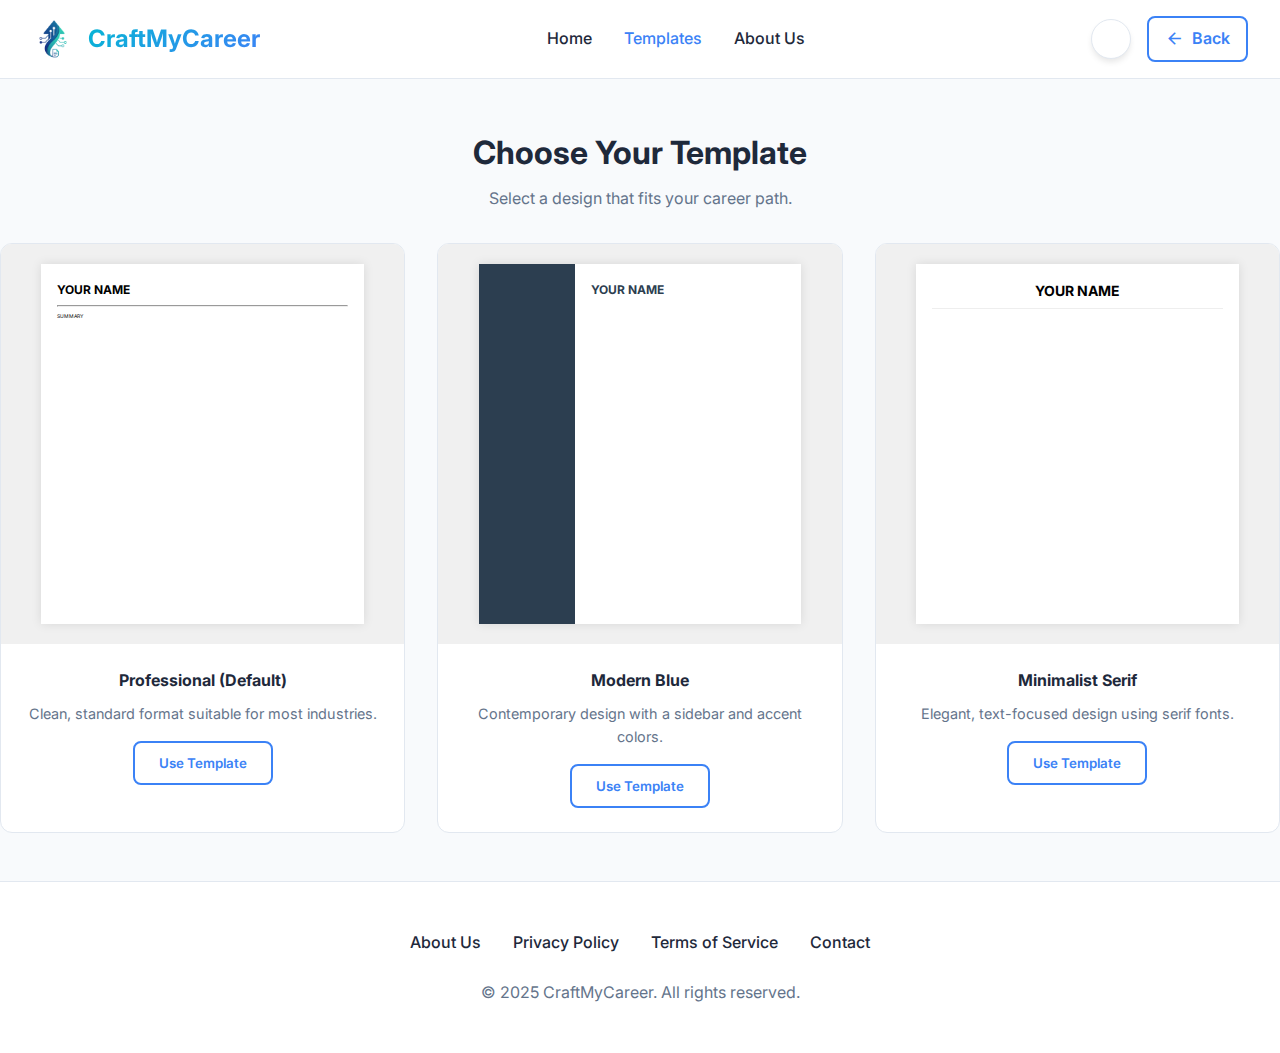
<file: templates.html>
<!DOCTYPE html>
<html lang="en">
  <head>
    <meta charset="UTF-8" />
    <title>Templates | CraftMyCareer</title>
    <link rel="preconnect" href="https://fonts.googleapis.com" />
    <link rel="preconnect" href="https://fonts.gstatic.com" crossorigin />
    <link
      href="https://fonts.googleapis.com/css2?family=Inter:wght@400;500;600;700&display=swap"
      rel="stylesheet"
    />
    <link
      href="https://fonts.googleapis.com/icon?family=Material+Icons"
      rel="stylesheet"
    />
    <link rel="stylesheet" href="css/theme.css" />
    <link rel="stylesheet" href="css/styles.css" />
    <link rel="stylesheet" href="css/responsive.css" />
    <style>
      .template-grid {
        display: grid;
        grid-template-columns: repeat(auto-fit, minmax(300px, 1fr));
        gap: 2rem;
        padding: 2rem 0;
      }
      .template-card {
        background: var(--bg-card);
        border-radius: 12px;
        overflow: hidden;
        border: 1px solid var(--border-color);
        transition: transform 0.2s, box-shadow 0.2s;
        cursor: pointer;
      }
      .template-card:hover {
        transform: translateY(-5px);
        box-shadow: var(--shadow);
        border-color: var(--primary-color);
      }
      .template-preview {
        height: 400px;
        background: #f0f0f0;
        display: flex;
        align-items: center;
        justify-content: center;
        overflow: hidden;
        position: relative;
      }
      .template-preview img {
        width: 100%;
        height: auto;
        object-fit: cover;
        object-position: top;
      }
      .template-info {
        padding: 1.5rem;
        text-align: center;
      }
      .template-title {
        font-weight: 700;
        margin-bottom: 0.5rem;
      }
      .template-desc {
        color: var(--text-muted);
        font-size: 0.9rem;
        margin-bottom: 1rem;
      }
    </style>
  </head>
  <body>
    <nav class="navbar">
      <div class="nav-logo-container">
        <img src="assets/logo.png" alt="Logo" class="nav-logo" />
        <a href="index.html" class="nav-brand">CraftMyCareer</a>
      </div>
      <ul class="nav-links">
        <li><a href="index.html">Home</a></li>
        <!-- <li><a href="builder.html">Builder</a></li> -->
        <li>
          <a href="templates.html" style="color: var(--primary-color)"
            >Templates</a
          >
        </li>
        <li><a href="about.html">About Us</a></li>
      </ul>
      <div class="nav-actions">
        <button
          id="theme-toggle"
          style="display: flex; align-items: center; justify-content: center"
        >
          <span class="material-icons">dark_mode</span>
        </button>
        <a
          href="index.html"
          class="btn btn-outline"
          style="
            display: flex;
            align-items: center;
            gap: 0.5rem;
            padding: 0.5rem 1rem;
          "
        >
          <span class="material-icons" style="font-size: 1.2rem"
            >arrow_back</span
          >
          Back
        </a>
        <div class="hamburger-menu" id="hamburger-menu">
          <span></span>
          <span></span>
          <span></span>
        </div>
      </div>
    </nav>

    <!-- Mobile Menu -->
    <div class="mobile-menu" id="mobile-menu">
      <ul class="mobile-menu-links">
        <li><a href="index.html">Home</a></li>
        <li><a href="templates.html">Templates</a></li>
        <li><a href="about.html">About Us</a></li>
      </ul>
      <div class="mobile-menu-actions">
        <div class="mobile-theme-toggle" id="mobile-theme-toggle">
          <span class="material-icons">dark_mode</span>
          <span>Toggle Theme</span>
        </div>
      </div>
    </div>

    <div class="container">
      <div style="text-align: center; margin-top: 3rem">
        <h1>Choose Your Template</h1>
        <p style="color: var(--text-muted); margin-top: 0.5rem">
          Select a design that fits your career path.
        </p>
      </div>

      <div class="template-grid">
        <!-- Template 1 -->
        <div class="template-card" onclick="selectTemplate('template1')">
          <div class="template-preview">
            <!-- Placeholder for preview image, using a div for now -->
            <div
              style="
                color: black;
                width: 80%;
                height: 90%;
                background: white;
                box-shadow: 0 0 10px rgba(0, 0, 0, 0.1);
                padding: 1rem;
                font-size: 5px;
                overflow: hidden;
              "
            >
              <div
                style="font-size: 12px; font-weight: bold; margin-bottom: 5px"
              >
                YOUR NAME
              </div>
              <hr />
              <div style="margin-top: 5px">SUMMARY</div>
            </div>
          </div>
          <div class="template-info">
            <div class="template-title">Professional (Default)</div>
            <div class="template-desc">
              Clean, standard format suitable for most industries.
            </div>
            <button class="btn btn-outline">Use Template</button>
          </div>
        </div>

        <!-- Template 2 -->
        <div class="template-card" onclick="selectTemplate('template2')">
          <div class="template-preview">
            <div
              style="
                width: 80%;
                height: 90%;
                background: white;
                box-shadow: 0 0 10px rgba(0, 0, 0, 0.1);
                display: flex;
              "
            >
              <div style="width: 30%; background: #2c3e50; height: 100%"></div>
              <div style="width: 70%; padding: 1rem">
                <div style="font-size: 12px; font-weight: bold; color: #2c3e50">
                  YOUR NAME
                </div>
              </div>
            </div>
          </div>
          <div class="template-info">
            <div class="template-title">Modern Blue</div>
            <div class="template-desc">
              Contemporary design with a sidebar and accent colors.
            </div>
            <button class="btn btn-outline">Use Template</button>
          </div>
        </div>

        <!-- Template 3 -->
        <div class="template-card" onclick="selectTemplate('template3')">
          <div class="template-preview">
            <div
              style="
                color: #000;
                width: 80%;
                height: 90%;
                background: white;
                box-shadow: 0 0 10px rgba(0, 0, 0, 0.1);
                padding: 1rem;
                font-family: serif;
              "
            >
              <div
                style="
                  text-align: center;
                  font-size: 14px;
                  font-weight: bold;
                  border-bottom: 1px solid #eee;
                  padding-bottom: 5px;
                "
              >
                YOUR NAME
              </div>
            </div>
          </div>
          <div class="template-info">
            <div class="template-title">Minimalist Serif</div>
            <div class="template-desc">
              Elegant, text-focused design using serif fonts.
            </div>
            <button class="btn btn-outline">Use Template</button>
          </div>
        </div>
      </div>
    </div>

    <footer class="footer">
      <div class="footer-links">
        <a href="about.html">About Us</a>
        <a href="#">Privacy Policy</a>
        <a href="#">Terms of Service</a>
        <a href="#">Contact</a>
      </div>
      <p>&copy; 2025 CraftMyCareer. All rights reserved.</p>
    </footer>

    <script>
      // Hamburger menu functionality
      document.addEventListener("DOMContentLoaded", () => {
        const hamburger = document.getElementById("hamburger-menu");
        const mobileMenu = document.getElementById("mobile-menu");
        const body = document.body;

        if (hamburger) {
          hamburger.addEventListener("click", () => {
            hamburger.classList.toggle("active");
            mobileMenu.classList.toggle("active");
            body.classList.toggle("menu-open");
          });
        }

        // Close menu when clicking on a link
        const mobileLinks = document.querySelectorAll(".mobile-menu-links a");
        mobileLinks.forEach((link) => {
          link.addEventListener("click", () => {
            hamburger.classList.remove("active");
            mobileMenu.classList.remove("active");
            body.classList.remove("menu-open");
          });
        });

        // Mobile theme toggle
        const mobileThemeToggle = document.getElementById(
          "mobile-theme-toggle"
        );
        if (mobileThemeToggle) {
          mobileThemeToggle.addEventListener("click", () => {
            document.getElementById("theme-toggle").click();
          });
        }
      });
    </script>
    <script src="js/themeToggle.js"></script>
    <script>
      function selectTemplate(templateId) {
        // Save selected template to localStorage
        localStorage.setItem("selectedTemplate", templateId);
        // Redirect to builder
        window.location.href = "builder.html";
      }
    </script>
  </body>
</html>
</file>
<file: css/theme.css>
/* DESIGN ENGINEERING NOTE: 
   Using CSS Variables allows for global theming and easy maintenance.
   This supports the "Scalability" requirement of the project. 
*/

:root {
  /* Color Palette - Cyan/Blue Gradient */
  --primary-gradient: linear-gradient(135deg, #06b6d4 0%, #3b82f6 100%);
  --primary-color: #3b82f6;
  --secondary-color: #06b6d4;

  /* Light Mode Defaults */
  --bg-body: #f8fafc;
  --bg-card: #ffffff;
  --text-main: #1e293b;
  --text-muted: #64748b;
  --border-color: #e2e8f0;
  --shadow: 0 4px 6px -1px rgb(0 0 0 / 0.1);
}

/* Dark Mode Overrides */
[data-theme="dark"] {
  --bg-body: #0f172a;
  --bg-card: #1e293b;
  --text-main: #f1f5f9;
  --text-muted: #94a3b8;
  --border-color: #334155;
  --shadow: 0 4px 20px -1px rgb(0 0 0 / 0.5);
}
</file>
<file: css/responsive.css>
/* Utility Classes */
.mobile-only {
  display: none !important;
}

/* Hamburger Menu Styles */
.hamburger-menu {
  display: none;
  flex-direction: column;
  cursor: pointer;
  gap: 4px;
  padding: 8px;
  z-index: 1001;
}

.hamburger-menu span {
  width: 25px;
  height: 3px;
  background-color: var(--text-main);
  transition: all 0.3s ease;
  border-radius: 3px;
}

.hamburger-menu.active span:nth-child(1) {
  transform: rotate(45deg) translate(8px, 8px);
}

.hamburger-menu.active span:nth-child(2) {
  opacity: 0;
}

.hamburger-menu.active span:nth-child(3) {
  transform: rotate(-45deg) translate(7px, -7px);
}

/* Mobile Menu Overlay */
.mobile-menu {
  display: none;
  position: fixed;
  top: 0;
  right: -100%;
  width: 100%;
  height: 50vh;
  background: var(--bg-card);
  box-shadow: -2px 0 10px rgba(0, 0, 0, 0.1);
  transition: right 0.3s ease;
  z-index: 1000;
  padding: 80px 2rem 2rem 2rem;
  overflow-y: auto;
}

.mobile-menu.active {
  right: 0;
}

.mobile-menu-links {
  list-style: none;
  padding: 0;
  margin: 0;
}

.mobile-menu-links li {
  margin-bottom: 1.5rem;
}

.mobile-menu-links a {
  display: block;
  color: var(--text-main);
  font-size: 1.2rem;
  font-weight: 500;
  text-decoration: none;
  padding: 0.5rem 0;
  transition: color 0.2s;
}

.mobile-menu-links a:hover {
  color: var(--primary-color);
}

.mobile-menu-actions {
  margin-top: 2rem;
  display: flex;
  flex-direction: column;
  gap: 1rem;
  border-top: 1px solid var(--border-color);
  padding-top: 1.5rem;
}

.mobile-theme-toggle {
  display: flex;
  align-items: center;
  gap: 0.5rem;
  padding: 0.75rem;
  background: var(--bg-body);
  border: 1px solid var(--border-color);
  border-radius: 8px;
  cursor: pointer;
  color: var(--text-main);
  font-weight: 500;
}

/* Tablet and Mobile Responsive Styles */
@media screen and (max-width: 1024px) {
  .container {
    padding: 1rem;
  }

  /* Builder grid to single column on tablet */
  .builder-grid {
    grid-template-columns: 1fr !important;
  }

  /* Hide desktop preview on tablet */
  .desktop-only {
    display: none !important;
  }
}

@media screen and (max-width: 768px) {
  /* Hide desktop navigation */
  .nav-links {
    display: none !important;
  }

  .nav-actions .btn-primary,
  .nav-actions .btn-outline {
    display: none !important;
  }

  .mobile-only {
    display: inline-flex !important;
  }

  /* Show hamburger menu */
  .hamburger-menu {
    display: flex;
  }

  .mobile-menu {
    display: block;
  }

  /* Navbar adjustments */
  .navbar {
    padding: 1rem;
  }

  .nav-brand {
    font-size: 1.25rem;
  }

  .nav-logo {
    width: 36px;
    height: 36px;
  }

  /* Keep theme toggle visible in navbar for mobile */
  #theme-toggle {
    width: 36px;
    height: 36px;
  }

  /* Container adjustments */
  .container {
    padding: 0.5rem;
  }

  /* Hero section adjustments */
  .hero-section {
    min-height: 40vh !important;
    padding: 2rem 1rem !important;
    text-align: center;
  }

  .hero-section h1 {
    font-size: 2rem !important;
  }

  .hero-section p {
    font-size: 1rem !important;
  }

  /* Features grid - single column */
  .features-grid {
    grid-template-columns: 1fr !important;
    gap: 1rem;
  }

  /* Card adjustments */
  .card {
    padding: 1.5rem;
    margin-top: 1.5rem;
  }

  /* Builder page specific */
  .builder-grid {
    padding: 0 0.5rem;
    margin-top: 0.5rem !important;
  }

  .builder-grid h3 {
    font-size: 1.25rem;
  }

  /* Accordion adjustments */
  .accordion-card {
    margin-bottom: 1rem;
  }

  .accordion-header h3 {
    font-size: 1.1rem;
  }

  /* Form inputs - make them full width on mobile */
  .accordion-content > div[style*="grid-template-columns"] {
    grid-template-columns: 1fr !important;
  }

  /* Button adjustments */
  .btn {
    padding: 0.6rem 1.2rem;
    font-size: 0.95rem;
  }

  /* Template cards */
  .template-card {
    width: 100% !important;
  }

  /* Auth container */
  .auth-container {
    padding: 1rem;
  }

  .auth-card {
    padding: 1.5rem;
  }

  /* Footer adjustments */
  .footer {
    padding: 1.5rem 1rem;
  }

  .footer-links {
    flex-direction: column;
    gap: 0.5rem;
    align-items: center;
  }

  /* About page specific */
  .features-grid .card {
    text-align: center;
  }

  /* Preview header buttons */
  .preview-header-actions {
    display: flex;
    gap: 0.5rem;
    flex-wrap: wrap;
  }

  .preview-header-actions .btn {
    flex: 1;
    min-width: 120px;
  }
}

@media screen and (max-width: 480px) {
  /* Extra small devices */
  .navbar {
    padding: 0.75rem;
  }

  .nav-brand {
    font-size: 1.1rem;
  }

  .nav-logo {
    width: 32px;
    height: 32px;
  }

  .hero-section h1 {
    font-size: 1.75rem !important;
  }

  .card {
    padding: 1rem;
  }

  .btn {
    padding: 0.5rem 1rem;
    font-size: 0.9rem;
  }

  /* Mobile menu adjustments for small screens */
  .mobile-menu {
    padding: 70px 1.5rem 1.5rem 1.5rem;
  }

  .mobile-menu-links a {
    font-size: 1.1rem;
  }
}

/* Utility class to prevent body scroll when menu is open */
body.menu-open {
  overflow: hidden;
}

/* Builder page mobile improvements */
@media screen and (max-width: 768px) {
  /* Add Preview button container in builder */
  .builder-header {
    display: flex;
    justify-content: space-between;
    align-items: center;
    margin-bottom: 1rem;
    gap: 0.5rem;
  }

  .builder-header h3 {
    margin: 0;
    font-size: 1.25rem;
  }

  .builder-header .btn-preview {
    white-space: nowrap;
  }

  /* Skill input responsive */
  .skill-input-container {
    flex-direction: column !important;
  }

  .skill-input-container input {
    margin-bottom: 0.5rem !important;
  }

  .skill-input-container button {
    width: 100%;
  }
}

/* Preview page mobile styles */
@media screen and (max-width: 768px) {
  .preview-mobile-header {
    position: sticky;
    top: 0;
    background: var(--bg-card);
    padding: 1rem;
    display: flex;
    justify-content: space-between;
    align-items: center;
    box-shadow: 0 2px 4px rgba(0, 0, 0, 0.1);
    z-index: 100;
  }

  .preview-mobile-header .btn {
    padding: 0.5rem 1rem;
  }

  .a4-page {
    width: 100% !important;
    margin: 0 !important;
    padding: 1rem !important;
    box-shadow: none !important;
  }

  .resume-header {
    font-size: 0.9rem;
  }

  .resume-name {
    font-size: 1.5rem !important;
  }

  .resume-section-title {
    font-size: 1rem !important;
  }
}
</file>
<file: css/template1.css>
/* Template 1: Default (Jainil Format) */
.a4-page {
  width: 210mm;
  min-height: 297mm;
  background: white;
  color: black;
  padding: 2rem;
  box-shadow: 0 0 20px rgba(0, 0, 0, 0.1);
  margin: 0 auto;
  font-family: "Inter", sans-serif;
}

.resume-header {
  margin-bottom: 1.2rem;
}

.resume-name {
  font-size: 24pt;
  font-weight: 800;
  text-transform: uppercase;
  margin-bottom: 0.5rem;
  line-height: 1.2;
}

.resume-contact {
  font-size: 9pt;
  display: flex;
  flex-wrap: wrap;
  column-gap: 1rem;
  row-gap: 0rem;
  color: #333;
  justify-content: space-between;
}

.resume-contact span {
  display: flex;
  align-items: center;
  gap: 0.3rem;
}

.resume-section {
  margin-bottom: 1rem;
}

.resume-section-title {
  font-size: 10pt;
  font-weight: 700;
  text-transform: uppercase;
  border-bottom: 1px solid #000;
  margin-bottom: 0.5rem;
  padding-bottom: 0.2rem;
  letter-spacing: 0.5px;
}

#p-summary {
  font-size: 9pt;
  text-align: justify;
  line-height: 1.4;
}

.resume-item {
  margin-bottom: 0.8rem;
}

.resume-item-header {
  display: flex;
  justify-content: space-between;
  align-items: baseline;
  margin-bottom: 0.2rem;
}

.resume-item-title {
  font-weight: 700;
  font-size: 10pt;
}

.resume-item-subtitle {
  font-weight: 600;
  font-size: 9pt;
}

.resume-item-date {
  font-size: 9pt;
  font-weight: 400;
  text-align: right;
}

.resume-list {
  margin-left: 1rem;
  font-size: 9pt;
  line-height: 1.4;
  text-align: justify;
}

.resume-list li {
  margin-bottom: 0.2rem;
}

.resume-skills-list {
  display: flex;
  flex-wrap: wrap;
  gap: 0.5rem;
  font-size: 9pt;
}

.skill-tag {
  color: #000;
  background: #f3f4f6;
  padding: 0.2rem 0.5rem;
  border-radius: 4px;
  font-weight: 500;
  border: 1px solid #e5e7eb;
}

/* Print Overrides */
@media print {
  .resume-name {
    font-size: 24pt !important;
  }
  .resume-section-title {
    font-size: 10pt !important;
    border-bottom: 1px solid #000 !important;
  }
  .resume-item-title {
    font-size: 10pt !important;
  }
  .resume-list {
    font-size: 9pt !important;
    text-align: justify !important;
  }
  #p-summary {
    font-size: 9pt !important;
    text-align: justify !important;
  }
  .skill-tag {
    border: 1px solid #ccc !important;
  }
}
</file>
<file: css/preview.css>
/* Preview Page Specific Styles */
body {
  background-color: var(--bg-body);
  margin: 0;
  padding: 0;
}

/* Preview Header */
.preview-header {
  position: sticky;
  top: 0;
  background: var(--bg-card);
  border-bottom: 1px solid var(--border-color);
  padding: 1rem 2rem;
  display: flex;
  justify-content: space-between;
  align-items: center;
  z-index: 100;
  box-shadow: 0 2px 4px rgba(0, 0, 0, 0.05);
}

.preview-header-left {
  display: flex;
  align-items: center;
  gap: 0.5rem;
}

.preview-header-right {
  display: flex;
  align-items: center;
  gap: 1rem;
}

.btn-back {
  display: inline-flex;
  align-items: center;
  gap: 0.5rem;
  text-decoration: none;
  color: var(--text-main);
  font-weight: 500;
  padding: 0.5rem 1rem;
  border-radius: 8px;
  transition: background-color 0.2s;
}

.btn-back:hover {
  background-color: var(--bg-body);
}

.btn-download {
  background: var(--primary-gradient);
  color: white;
  border: none;
  padding: 0.6rem 1.5rem;
  border-radius: 8px;
  cursor: pointer;
  font-weight: 600;
  display: inline-flex;
  align-items: center;
  gap: 0.5rem;
  transition: transform 0.1s;
}

.btn-download:hover {
  transform: translateY(-2px);
}

/* Preview Container */
.preview-container {
  max-width: 1200px;
  margin: 2rem auto;
  padding: 0 2rem;
}

/* A4 Page Styling */
.a4-page {
  width: 210mm;
  min-height: 297mm;
  background: white;
  color: black;
  margin: 0 auto;
  padding: 2rem;
  box-shadow: 0 0 20px rgba(0, 0, 0, 0.1);
  border-radius: 4px;
}

/* Resume Styles - matching template styles */
.resume-header {
  margin-bottom: 1.5rem;
  border-bottom: 2px solid #333;
  padding-bottom: 1rem;
}

.resume-name {
  font-size: 2rem;
  font-weight: 700;
  margin-bottom: 0.5rem;
  color: #000;
}

.resume-contact {
  display: flex;
  flex-wrap: wrap;
  gap: 1rem;
  font-size: 0.9rem;
  color: #333;
}

.resume-contact-item {
  display: flex;
  align-items: center;
  gap: 0.25rem;
}

.resume-section {
  margin-bottom: 1.5rem;
}

.resume-section-title {
  font-size: 1.1rem;
  font-weight: 700;
  color: #000;
  margin-bottom: 0.75rem;
  padding-bottom: 0.25rem;
  border-bottom: 1px solid #ddd;
  text-transform: uppercase;
  letter-spacing: 0.5px;
}

.resume-skills-list {
  display: flex;
  flex-wrap: wrap;
  gap: 0.5rem;
}

.resume-skill-tag {
  background: #f0f0f0;
  color: #333;
  padding: 0.25rem 0.75rem;
  border-radius: 4px;
  font-size: 0.85rem;
}

.resume-item {
  margin-bottom: 1.25rem;
}

.resume-item-header {
  display: flex;
  justify-content: space-between;
  margin-bottom: 0.25rem;
}

.resume-item-title {
  font-weight: 600;
  color: #000;
}

.resume-item-date {
  color: #666;
  font-size: 0.9rem;
}

.resume-item-subtitle {
  color: #555;
  font-style: italic;
  margin-bottom: 0.5rem;
}

.resume-item-description {
  color: #333;
  line-height: 1.6;
}

.resume-item-description ul {
  margin: 0.5rem 0;
  padding-left: 1.5rem;
}

.resume-item-description li {
  margin-bottom: 0.25rem;
}

/* Print Styles */
@media print {
  body {
    background: white;
  }

  .preview-header {
    display: none !important;
  }

  .preview-container {
    margin: 0;
    padding: 0;
  }

  .a4-page {
    width: 100%;
    min-height: auto;
    box-shadow: none;
    border-radius: 0;
    margin: 0;
    padding: 0;
  }

  /* Ensure content doesn't break across pages */
  .resume-section {
    page-break-inside: avoid;
  }

  .resume-item {
    page-break-inside: avoid;
  }
}

/* Mobile Responsive */
@media screen and (max-width: 768px) {
  .preview-header {
    padding: 0.75rem 1rem;
    flex-direction: row;
  }

  .preview-header-left,
  .preview-header-right {
    gap: 0.5rem;
  }

  .btn-back,
  .btn-download {
    padding: 0.5rem 0.75rem;
    font-size: 0.9rem;
  }

  .btn-back span.material-icons,
  .btn-download span.material-icons {
    font-size: 1.1rem;
  }

  .preview-container {
    margin: 1rem auto;
    padding: 0 0.5rem;
  }

  .a4-page {
    width: 100%;
    min-height: auto;
    padding: 1rem;
    box-shadow: 0 0 10px rgba(0, 0, 0, 0.1);
  }

  .resume-name {
    font-size: 1.5rem;
  }

  .resume-contact {
    flex-direction: column;
    gap: 0.5rem;
    font-size: 0.85rem;
  }

  .resume-section-title {
    font-size: 1rem;
  }
}

@media screen and (max-width: 480px) {
  .preview-header {
    padding: 0.5rem 0.75rem;
  }

  .btn-back {
    padding: 0.4rem 0.6rem;
    font-size: 0.85rem;
  }

  .btn-download {
    padding: 0.4rem 0.8rem;
    font-size: 0.85rem;
  }

  .a4-page {
    padding: 0.75rem;
  }

  .resume-name {
    font-size: 1.25rem;
  }

  .resume-section-title {
    font-size: 0.95rem;
  }

  .resume-item-description {
    font-size: 0.9rem;
  }
}
</file>
<file: css/styles.css>
/* Global Reset */
* {
  box-sizing: border-box;
  margin: 0;
  padding: 0;
  font-family: "Inter", system-ui, sans-serif;
  -webkit-tap-highlight-color: transparent;
}

a {
  text-decoration: none;
}

body {
  background-color: var(--bg-body);
  color: var(--text-main);
  transition: background-color 0.3s, color 0.3s;
  line-height: 1.6;
}

/* Utilities */
.container {
  max-width: 1300px;
  margin: 0 auto;
  /* padding: 2rem; */
}
.btn {
  padding: 0.75rem 1.5rem;
  border-radius: 8px;
  border: none;
  cursor: pointer;
  font-weight: 600;
  transition: transform 0.1s;
}
.btn-primary {
  background: var(--primary-gradient);
  color: white;
}
.btn-outline {
  border: 2px solid var(--primary-color);
  background: transparent;
  color: var(--primary-color);
}
.btn:hover {
  transform: translateY(-2px);
}

/* Navbar */
.navbar {
  display: flex;
  justify-content: space-between;
  align-items: center;
  padding: 1rem 2rem;
  background: var(--bg-card);
  border-bottom: 1px solid var(--border-color);
  position: sticky;
  top: 0;
  z-index: 100;
}

.nav-logo-container {
  display: flex;
  align-items: center;
  gap: 0.75rem;
}

.nav-logo {
  width: 44px;
  height: 44px;
  object-fit: contain;
}

.nav-brand {
  font-size: 1.5rem;
  font-weight: bold;
  background: var(--primary-gradient);
  background-clip: text;
  -webkit-background-clip: text;
  -webkit-text-fill-color: transparent;
  text-decoration: none;
}

.nav-links {
  display: flex;
  gap: 2rem;
  list-style: none;
}

.nav-links a {
  text-decoration: none;
  color: var(--text-main);
  font-weight: 500;
  transition: color 0.2s;
}

.nav-links a:hover {
  color: var(--primary-color);
}

.nav-actions {
  display: flex;
  align-items: center;
  gap: 1rem;
}

/* Theme Toggle */
#theme-toggle {
  background: var(--bg-card);
  border: 1px solid var(--border-color);
  padding: 0.5rem;
  border-radius: 50%;
  cursor: pointer;
  box-shadow: var(--shadow);
  display: flex;
  align-items: center;
  justify-content: center;
  width: 40px;
  height: 40px;
  color: var(--text-main);
  transition: background-color 0.3s, color 0.3s;
}

#theme-toggle:hover {
  background-color: var(--border-color);
}

/* Forms */
input,
textarea,
select {
  width: 100%;
  padding: 0.75rem;
  margin-bottom: 1rem;
  background: var(--bg-body);
  border: 1px solid var(--border-color);
  color: var(--text-main);
  border-radius: 6px;
}

/* Cards */
.card {
  background: var(--bg-card);
  padding: 2rem;
  border: 2px solid transparent;
  border-radius: 15px;
  box-shadow: var(--shadow);
  margin-top: 2.5rem;
}

.card:hover {
  border-color: var(--primary-color);
}

.card img {
  height: 180px;
  display: block;
  /* margin: 0 auto; */
}

/* Loading Spinner */
.spinner {
  display: none;
  width: 20px;
  height: 20px;
  border: 3px solid rgba(255, 255, 255, 0.3);
  border-radius: 50%;
  border-top-color: #fff;
  animation: spin 1s ease-in-out infinite;
  margin-left: 10px;
  vertical-align: middle;
}
@keyframes spin {
  to {
    transform: rotate(360deg);
  }
}

/* Landing Page Grid */
.features-grid {
  display: grid;
  grid-template-columns: repeat(auto-fit, minmax(300px, 1fr));
  gap: 2rem;
  margin-top: 1rem;
}

/* Auth Pages */
.auth-container {
  display: flex;
  justify-content: center;
  align-items: center;
  min-height: 80vh;
}

.auth-card {
  width: 100%;
  max-width: 400px;
  padding: 2.5rem;
}

.btn-google {
  height: 45px;
  width: 100%;
  background: white;
  color: #333;
  border: 1px solid var(--border-color);
  display: flex;
  align-items: center;
  justify-content: center;
  gap: 0.75rem;
  margin-bottom: 1.5rem;
  transition: background-color 0.2s;
}

.btn-google:hover {
  background-color: #f8f9fa;
  transform: translateY(-1px);
}

.divider {
  display: flex;
  align-items: center;
  text-align: center;
  margin: 1.5rem 0;
  color: var(--text-muted);
  font-size: 0.9rem;
}

.divider::before,
.divider::after {
  content: "";
  flex: 1;
  border-bottom: 1px solid var(--border-color);
}

.divider span {
  padding: 0 0.75rem;
}

/* Back Button */
.btn-back {
  position: absolute;
  top: 1.5rem;
  left: 1.5rem;
  display: flex;
  align-items: center;
  gap: 0.5rem;
  color: var(--text-main);
  text-decoration: none;
  font-weight: 500;
  padding: 0.5rem 1rem;
  border-radius: 8px;
  transition: background-color 0.2s;
  z-index: 10;
}

.btn-back:hover {
  background-color: var(--bg-card);
}

/* Resume Preview Styles */
.a4-page {
  width: 208.5mm;
  min-height: 297mm;
  background: white;
  color: black;
  padding: 2rem;
  box-shadow: 0 0 20px rgba(0, 0, 0, 0.1);
  margin: 0 auto;
}

/* Responsive Utilities */
.desktop-only {
  display: none !important;
}

.builder-grid {
  display: grid;
  grid-template-columns: 1fr;
  gap: 2rem;
}

/* Mobile Preview Scaling */
.preview-scale-wrapper {
  width: 100%;
  overflow: hidden;
  justify-content: center;
  background: var(--bg-card);
  margin: 0 auto;
  border: 1px solid var(--border-color);
  box-shadow: var(--shadow);
  border-radius: 8px;
  /* Center the scaled content */
  display: flex;
  flex-direction: column;
  align-items: center;
}

.preview-scale-wrapper .a4-page {
  transform: scale(0.4); /* Default scale for mobile */
  transform-origin: top center;
  margin-bottom: -178mm; /* Compensate for empty space after scaling */
}

@media (min-width: 768px) {
  .preview-scale-wrapper .a4-page {
    transform: scale(0.6);
    margin-bottom: -118mm;
  }
}

@media (min-width: 1024px) {
  .desktop-only {
    display: block !important;
  }
  .mobile-only {
    display: none !important;
  }

  .builder-grid {
    grid-template-columns: 2fr 1fr; /* Changed to 2fr 1fr to match original inline style */
    gap: 2rem;
  }

  .preview-scale-wrapper {
    max-width: 435px;
    display: block; /* Reset flex for desktop if needed, or keep it */
  }

  .preview-scale-wrapper .a4-page {
    transform: scale(0.55);
    transform-origin: top left;
    margin-bottom: -133mm; /* Compensate for empty space after scaling */
    margin-left: 0; /* Reset centering margin if any */
  }
}

@media print {
  nav,
  .container > div:first-child, /* Left column */
  .container > div:last-child > .card, /* ATS Checker */
  .preview-container > div:first-child, /* Live Preview Header */
  .alert-card {
    display: none !important;
  }

  .container {
    display: block !important;
    width: 100% !important;
    margin: 0 !important;
    padding: 0 !important;
    max-width: none !important;
  }

  .desktop-only {
    display: block !important;
    margin: 0 !important;
  }

  .preview-scale-wrapper {
    border: none !important;
    padding: 0 !important;
    background: white !important;
    display: block !important;
  }

  .preview-scale-wrapper .a4-page {
    transform: none !important;
    margin: 0 auto !important;
    box-shadow: none !important;
    width: 210mm !important;
    min-height: 297mm !important;
  }

  body {
    background: white;
  }
}

/* Accordion Styles */
.accordion-card {
  background: var(--bg-card);
  border-radius: 12px;
  box-shadow: var(--shadow);
  margin-bottom: 1rem;
  overflow: hidden;
  border: 1px solid var(--border-color);
}

.accordion-header {
  padding: 1rem;
  display: flex;
  justify-content: space-between;
  align-items: center;
  cursor: pointer;
  background: var(--bg-card);
  transition: background-color 0.2s;
}

.accordion-header:hover {
  background-color: rgba(255, 255, 255, 0.05);
}

.accordion-content {
  padding: 0 1.5rem;
  max-height: 0;
  overflow: hidden;
  transition: max-height 0.3s ease-out, padding 0.3s ease;
}

.accordion-content.active {
  padding: 0.5rem 1.5rem;
  max-height: 2000px; /* Arbitrary large height */
  transition: max-height 0.5s ease-in;
}

.accordion-icon {
  transition: transform 0.3s;
}

.accordion-header.active .accordion-icon {
  transform: rotate(180deg);
}

/* Dynamic List Items */
.dynamic-item {
  border: 1px solid var(--border-color);
  border-radius: 8px;
  padding: 1rem;
  margin-bottom: 1rem;
  position: relative;
  background: rgba(255, 255, 255, 0.02);
}

.delete-btn {
  position: absolute;
  top: -0.2rem;
  right: 0.2rem;
  background: transparent;
  border: none;
  color: #ef4444;
  cursor: pointer;
  font-size: 1.2rem;
}

/* Skill Tags */
.skill-tag {
  background: var(--bg-body);
  border: 1px solid var(--border-color);
  padding: 0.25rem 0.75rem;
  border-radius: 20px;
  font-size: 0.9rem;
  display: inline-flex;
  align-items: center;
  gap: 0.5rem;
}

.skill-tag.recommended {
  border-style: dashed;
  border-color: var(--primary-color);
  color: var(--primary-color);
  cursor: pointer;
  background: transparent;
}

.skill-tag.recommended:hover {
  background: rgba(59, 130, 246, 0.1);
}

/* Resume Preview */
/* Styles moved to css/template1.css, css/template2.css, etc. */

/* Landing Page Sections */
.hero-section {
  min-height: 90vh;
  display: flex;
  flex-direction: column;
  justify-content: center;
  align-items: center;
  text-align: center;
  padding: 2rem;
}

.features-section {
  padding: 4rem 2rem;
  background: var(--bg-card);
}

.faq-section {
  padding: 4rem 2rem;
  max-width: 800px;
  margin: 0 auto;
}

.faq-item {
  margin-bottom: 1rem;
  border-bottom: 1px solid var(--border-color);
  padding-bottom: 1rem;
}

.faq-question {
  font-weight: 600;
  cursor: pointer;
  display: flex;
  justify-content: space-between;
  align-items: center;
  padding: 0.5rem 0;
}

.faq-answer {
  display: none;
  color: var(--text-muted);
  margin-top: 0.5rem;
}

.faq-item.active .faq-answer {
  display: block;
}

.footer {
  background: var(--bg-card);
  padding: 3rem 2rem;
  margin-top: 1rem;
  border-top: 1px solid var(--border-color);
  text-align: center;
  color: var(--text-muted);
}

.footer-links {
  display: flex;
  justify-content: center;
  gap: 2rem;
  margin-bottom: 1.5rem;
}

.footer-links a {
  color: var(--text-main);
  font-weight: 500;
}

/* Profile Page Layout */
.profile-grid {
  display: grid;
  grid-template-columns: 250px 1fr;
  gap: 2rem;
  min-height: 440px;
}

.profile-sidebar {
  display: flex;
  flex-direction: column;
  justify-content: space-between;
  padding: 1rem;
  height: fit-content;
  min-height: 400px;
}

.sidebar-menu {
  display: flex;
  flex-direction: column;
  gap: 0.5rem;
}

.sidebar-item {
  display: flex;
  align-items: center;
  gap: 0.75rem;
  padding: 0.75rem 1rem;
  border: none;
  background: transparent;
  color: var(--text-main);
  cursor: pointer;
  border-radius: 8px;
  font-weight: 500;
  text-align: left;
  transition: all 0.2s;
  width: 100%;
}

.sidebar-item:hover {
  background: rgba(0, 0, 0, 0.05);
}

.sidebar-item.active {
  background: var(--primary-gradient);
  color: white;
}

.sidebar-item .material-icons {
  font-size: 1.2rem;
}

.logout-btn {
  color: #ef4444;
  margin-top: auto;
}

.logout-btn:hover {
  background: rgba(239, 68, 68, 0.1);
}

.profile-content {
  padding: 2rem;
}

.content-section {
  display: none;
  animation: fadeIn 0.3s ease;
}

.content-section.active {
  display: block;
}

@keyframes fadeIn {
  from {
    opacity: 0;
    transform: translateY(5px);
  }
  to {
    opacity: 1;
    transform: translateY(0);
  }
}

@media (max-width: 768px) {
  .profile-grid {
    grid-template-columns: 1fr;
  }

  .profile-sidebar {
    min-height: auto;
  }
}

/* Alert Card Styles */
.alert-card {
  padding: 1rem;
  border-radius: 8px;
  margin-bottom: 1rem;
  border: 1px solid transparent;
  font-size: 0.9rem;
}

.alert-card.warning {
  background-color: var(--bg-card);
  color: var(--text-main);
  border-color: #333;
}

.alert-header {
  display: flex;
  align-items: center;
  gap: 0.5rem;
  margin-bottom: 0.5rem;
  font-weight: 600;
}

/* Password Toggle */
.password-wrapper {
  position: relative;
  display: flex;
  align-items: center;
}

.password-wrapper input {
  width: 100%;
  padding-right: 40px; /* Make space for the icon */
}

.password-toggle {
  position: absolute;
  right: 10px;
  cursor: pointer;
  color: var(--text-muted);
  user-select: none;
  margin-bottom: 15px;
}

.password-toggle:hover {
  color: var(--primary-color);
}
</file>
